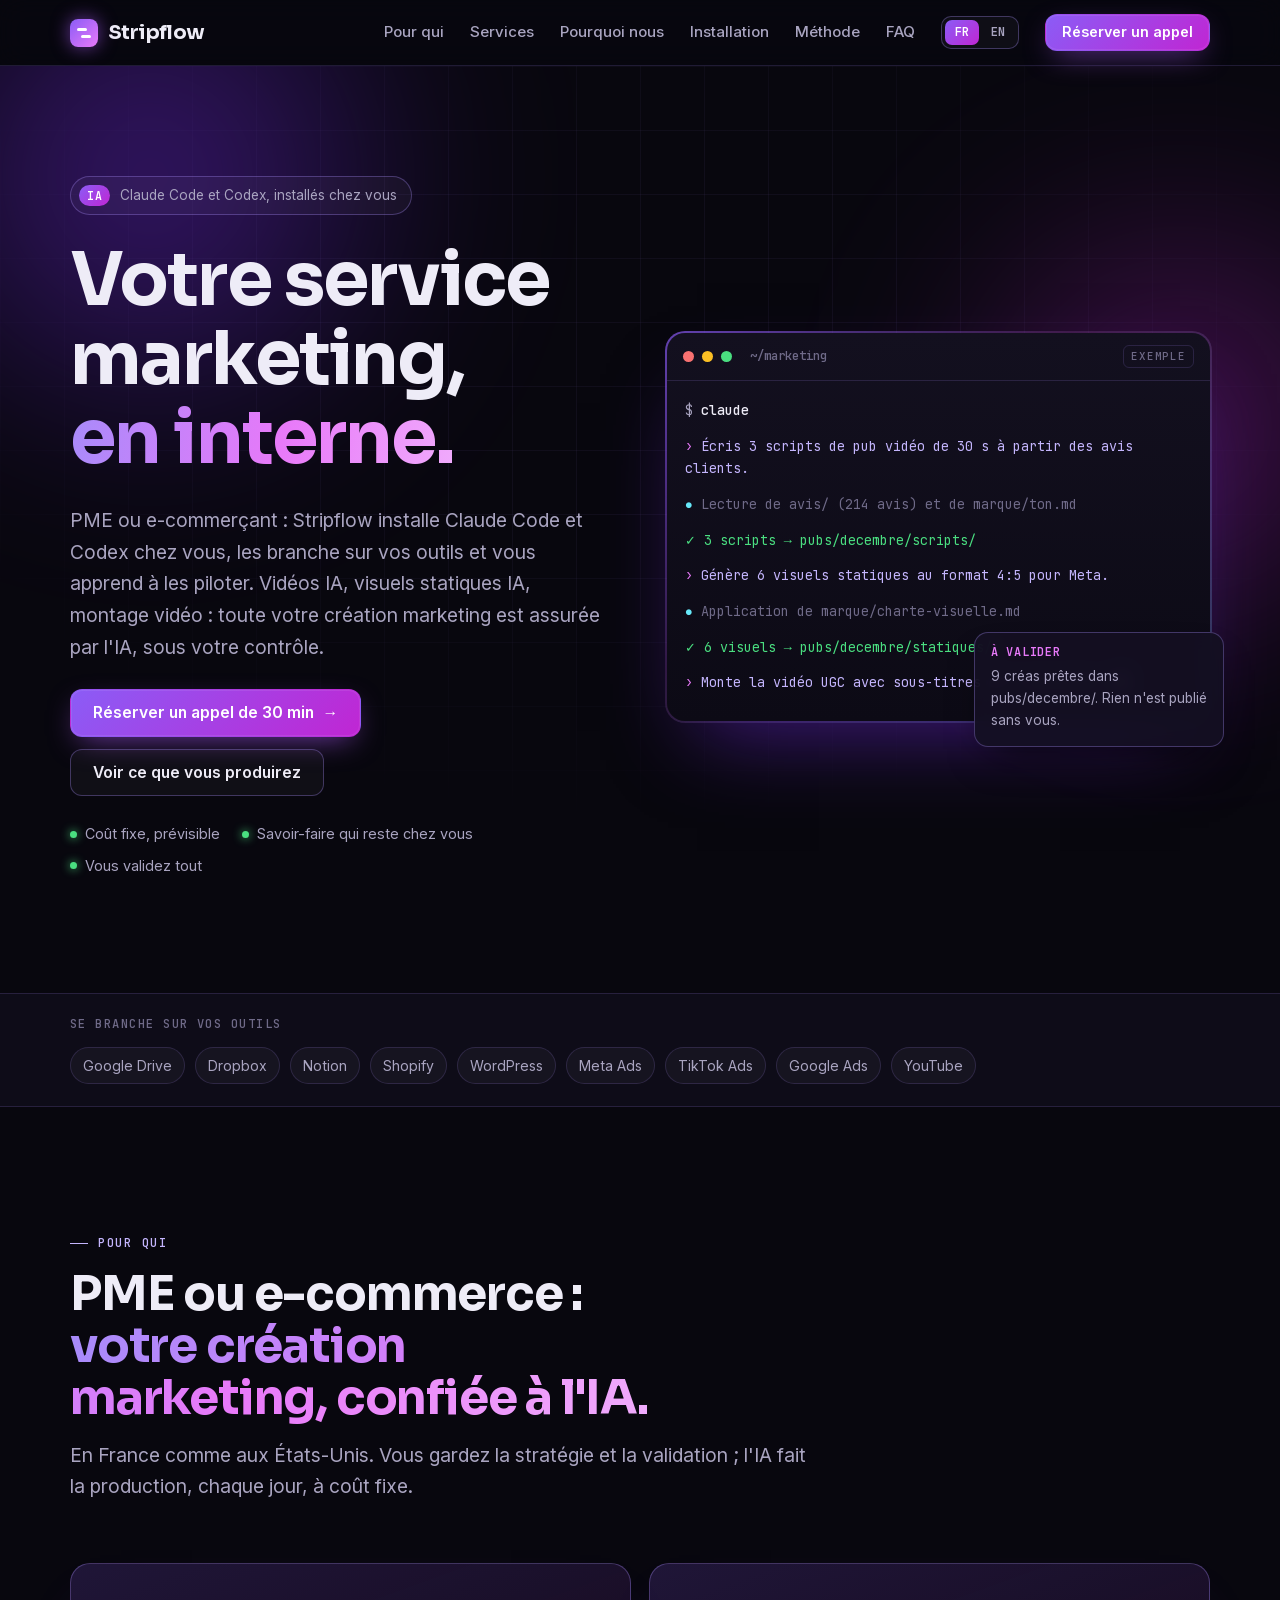
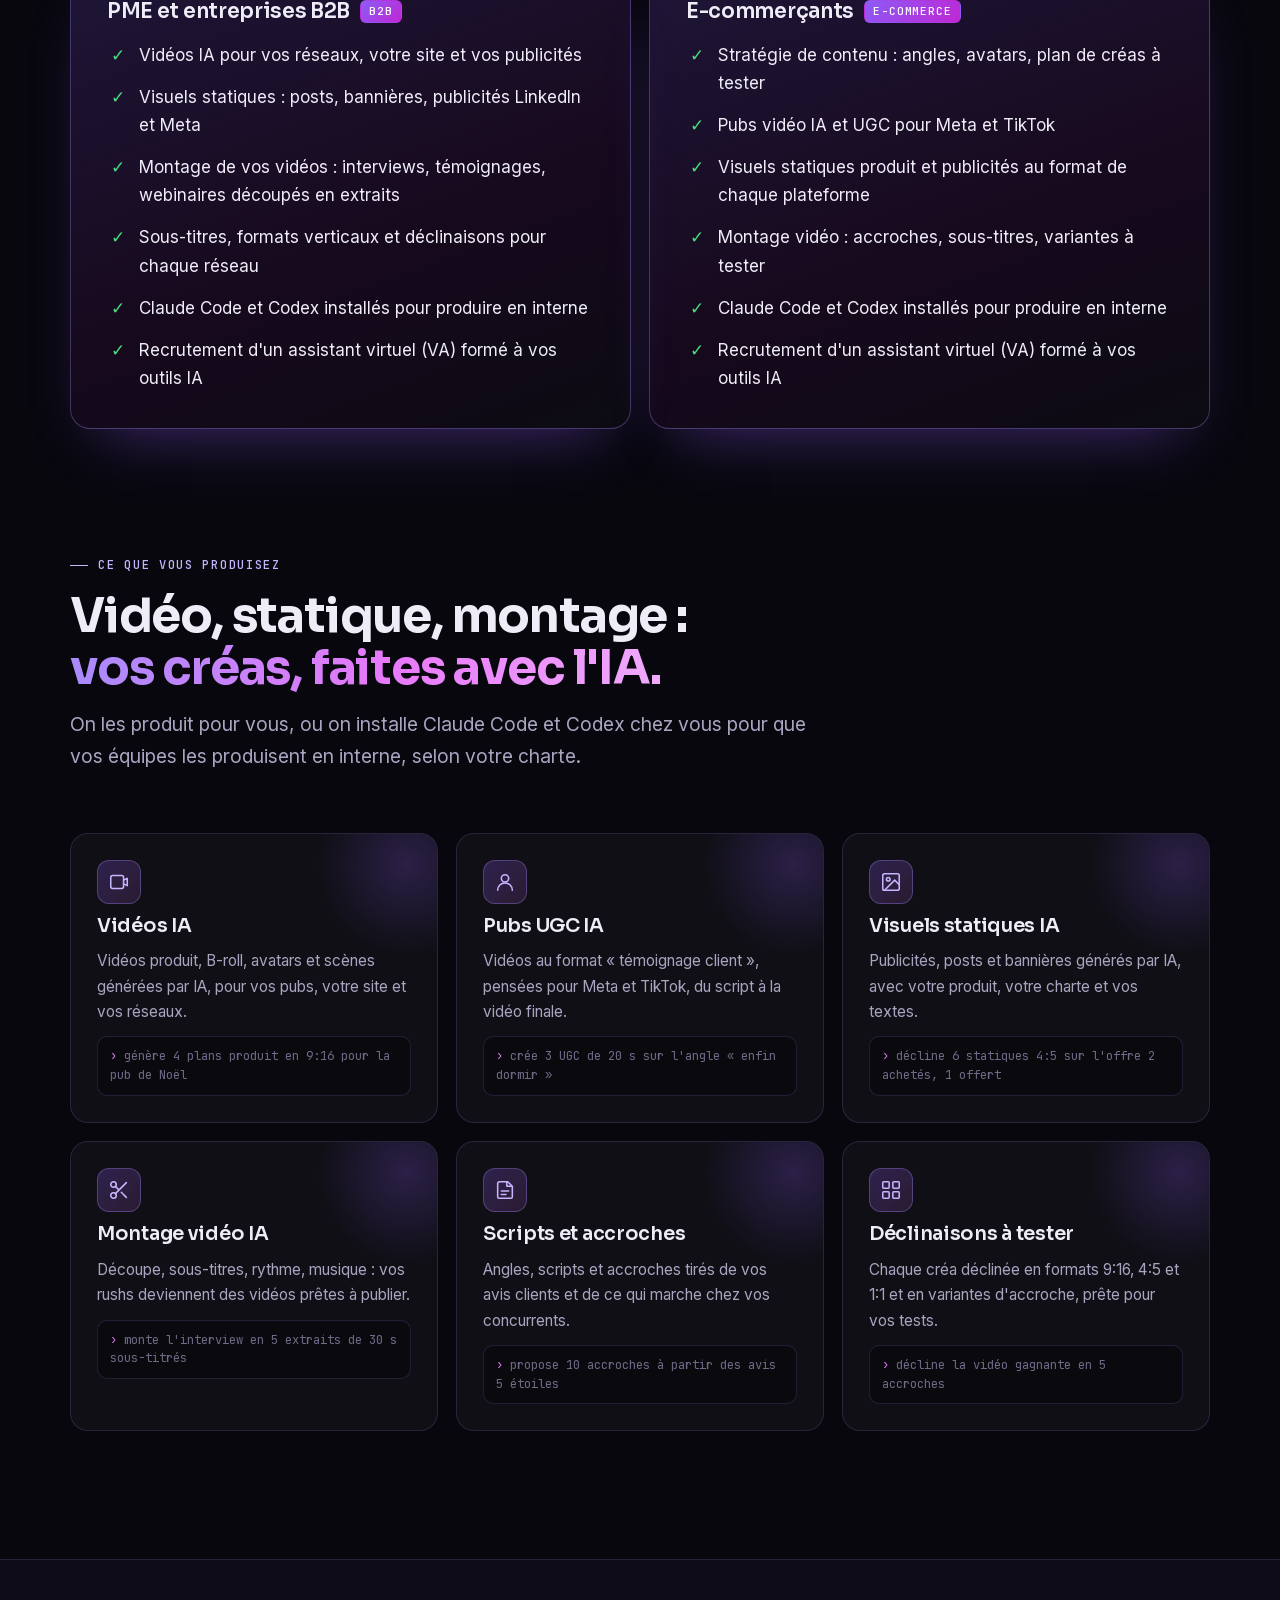
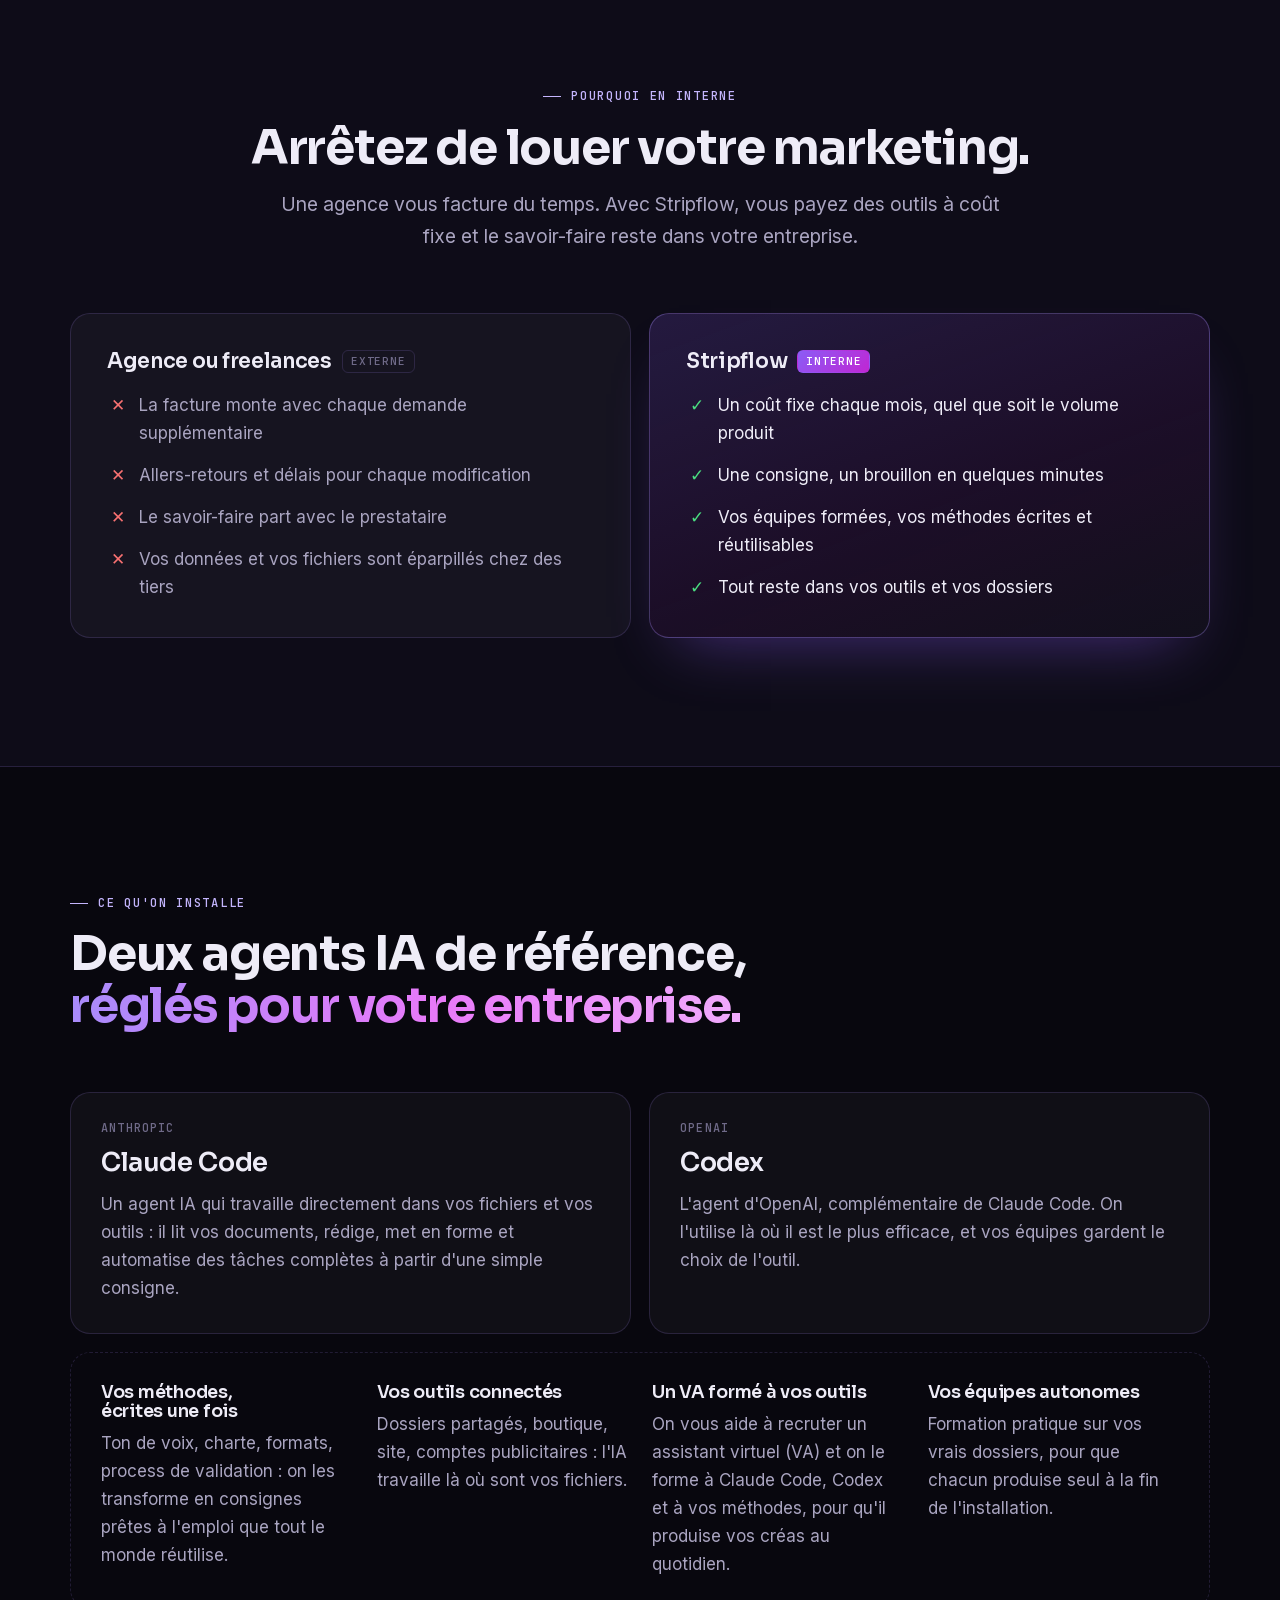
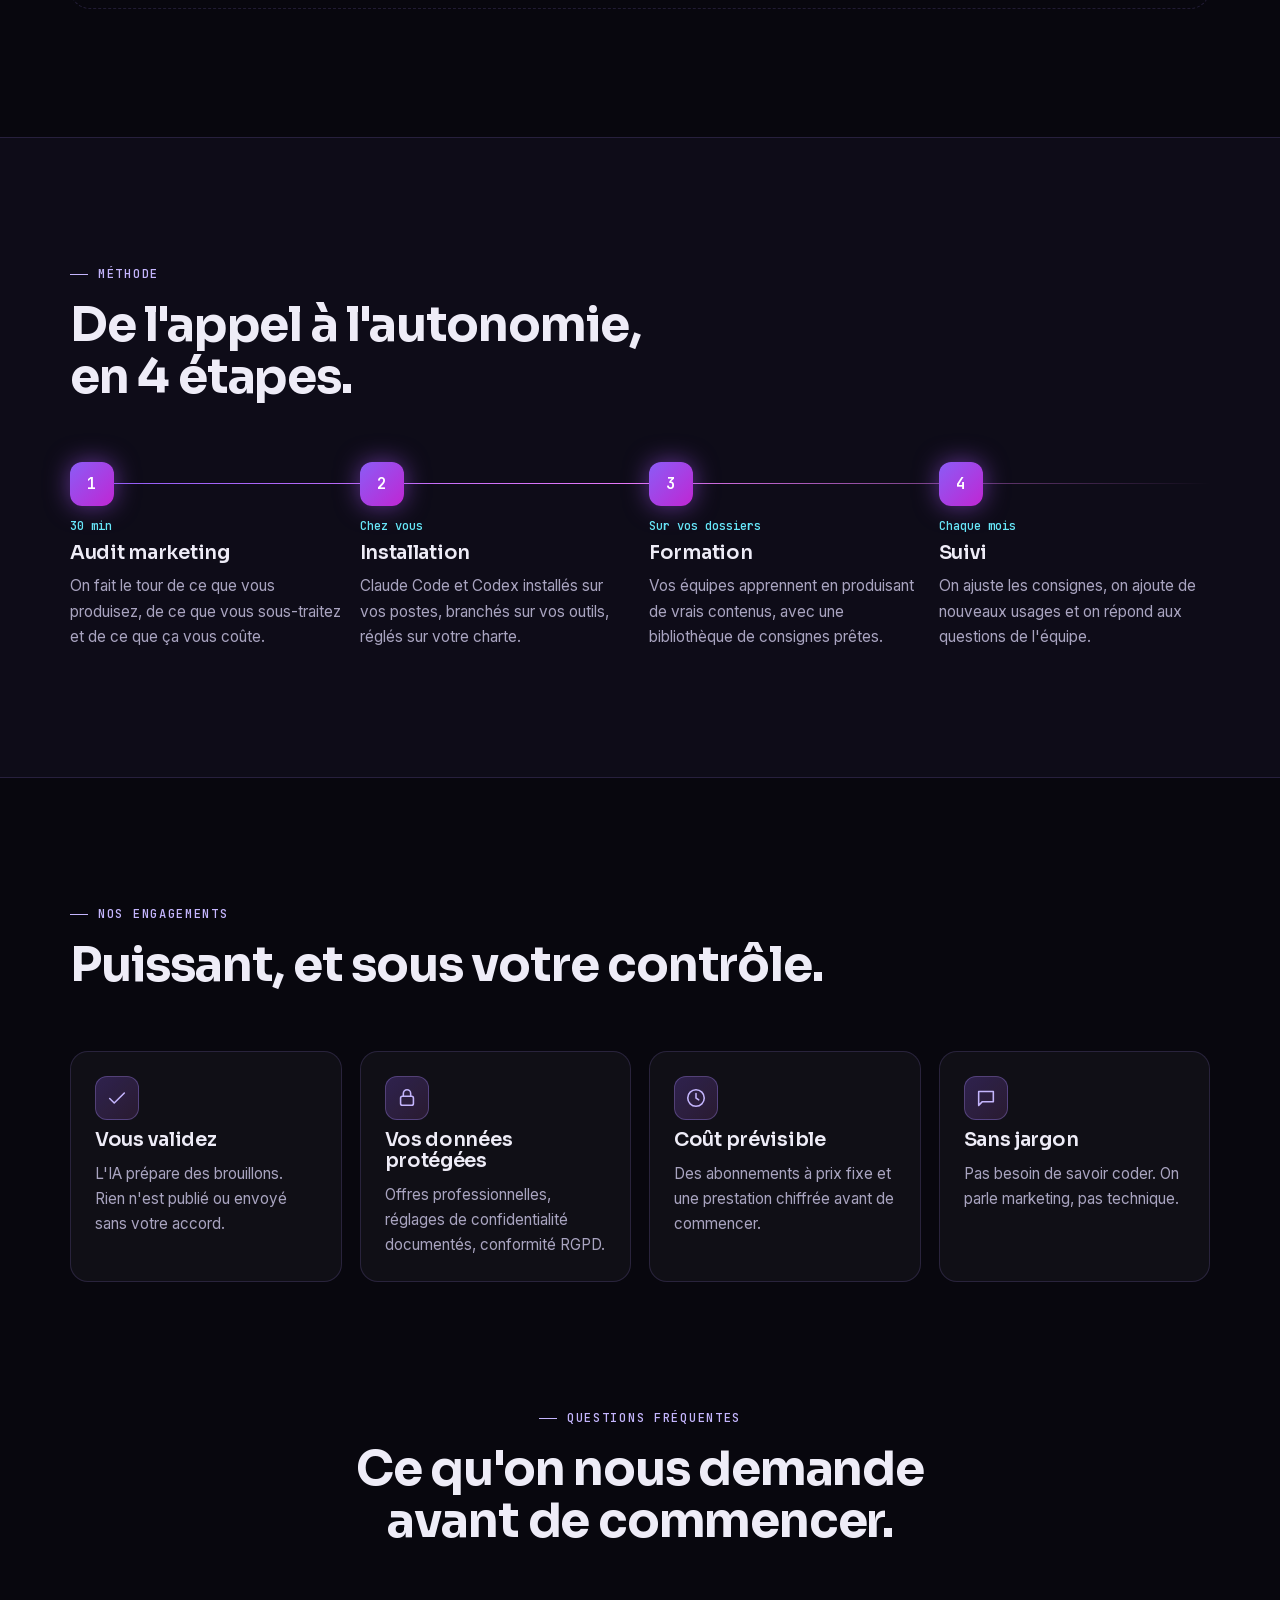
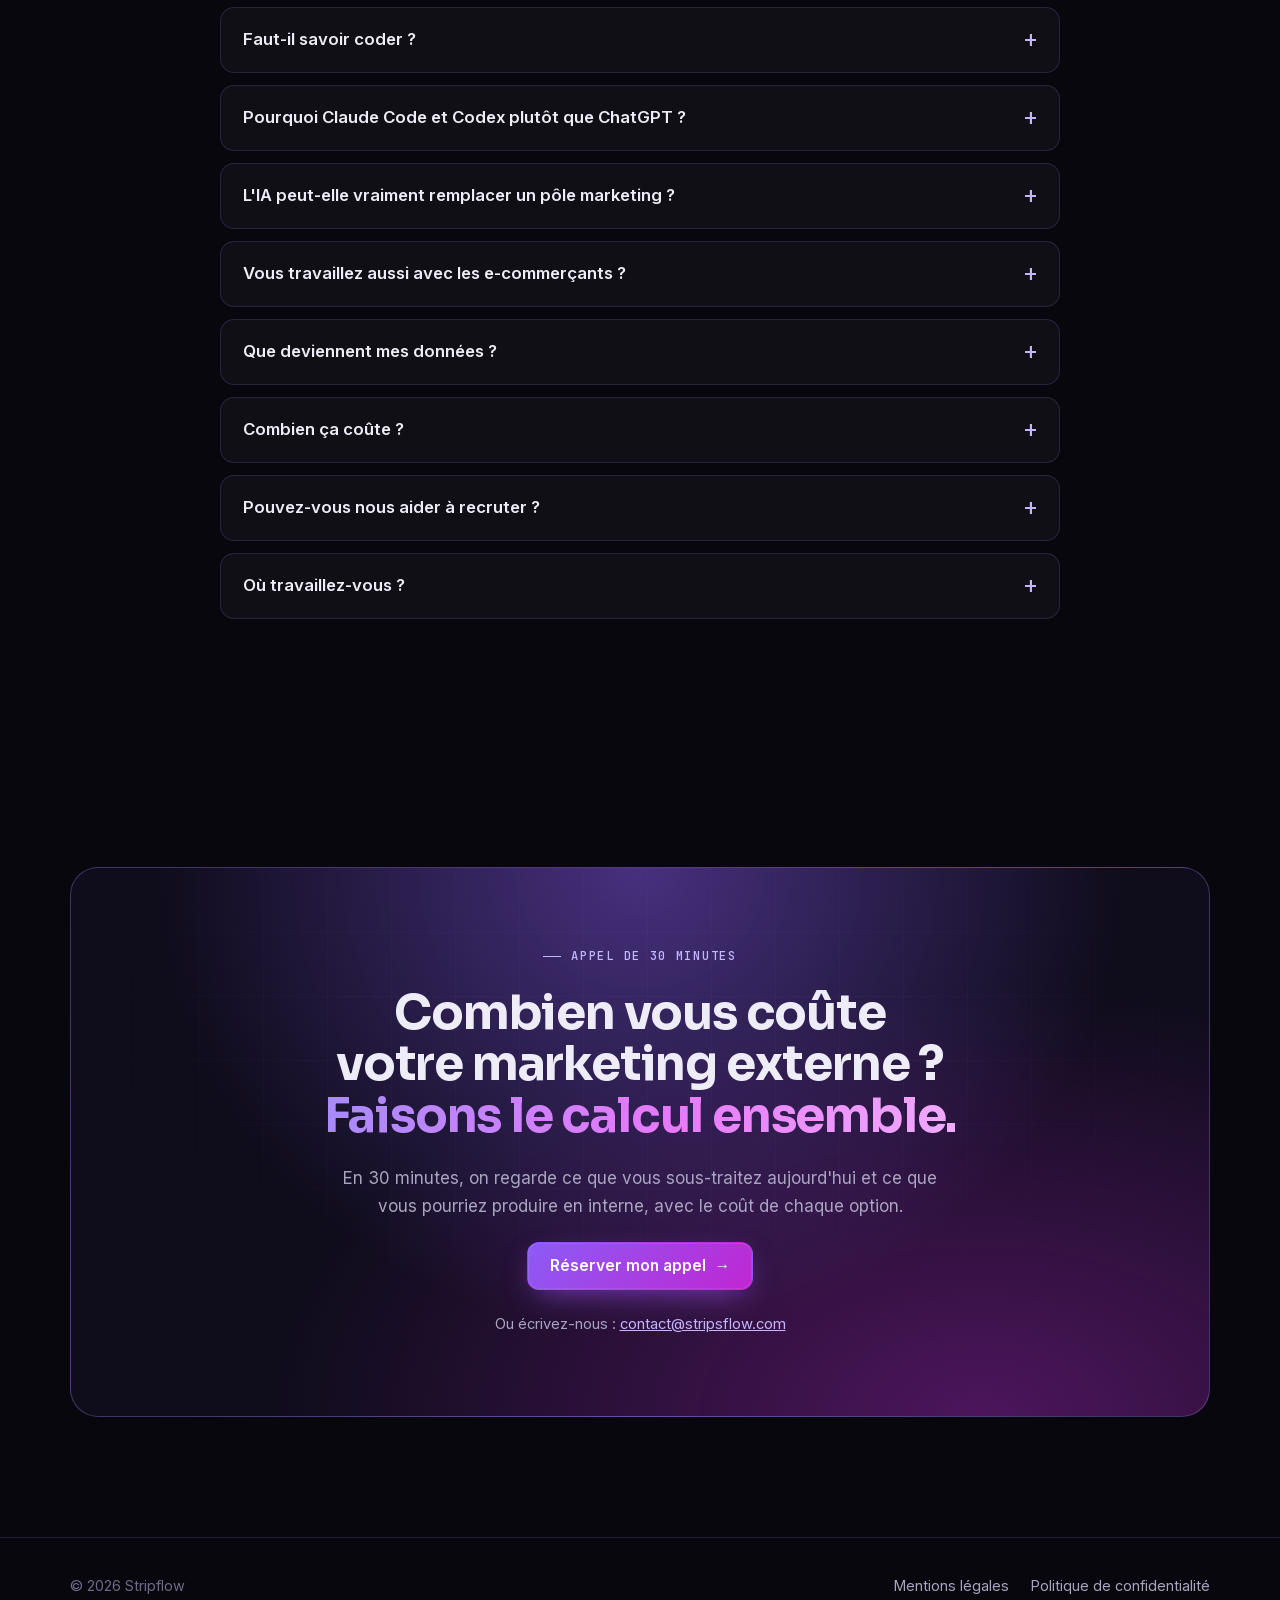
<file: index.html>
<!doctype html>
<html lang="fr">
<head>
<meta charset="utf-8">
<meta name="viewport" content="width=device-width, initial-scale=1, viewport-fit=cover">
<title>Stripflow · Votre marketing en interne avec Claude Code et Codex</title>
<meta name="description" content="Stripflow crée vos vidéos IA, vos visuels statiques IA et vos montages vidéo, et installe Claude Code et Codex chez les PME et les e-commerçants pour produire en interne.">
<meta property="og:title" content="Stripflow · Votre service marketing, en interne">
<meta property="og:description" content="Vidéos IA, statiques IA, montage vidéo : votre création marketing confiée à l'IA.">
<meta property="og:locale" content="fr_FR">
<link rel="alternate" hreflang="fr" href="https://www.stripsflow.com/">
<link rel="alternate" hreflang="en" href="https://www.stripsflow.com/en/">
<meta name="theme-color" content="#08070e">
<link rel="preload" href="fonts/Sora-latin-xMQ9uFFYT72X5wkB_18qmnndmSdSnh2BAfO5mnuyOo1lfiQwV6-xo6eeIw.woff2" as="font" type="font/woff2" crossorigin>
<link rel="stylesheet" href="fonts/fonts.css">
<link rel="stylesheet" href="styles.css">
</head>
<body>

<header class="site-header">
  <div class="wrap">
    <a class="logo" href="#top" aria-label="Stripflow, retour en haut"><span class="logo-mark" aria-hidden="true"></span>Stripflow</a>
    <nav class="nav" aria-label="Navigation principale">
      <a href="#pour-qui">Pour qui</a>
      <a href="#services">Services</a>
      <a href="#pourquoi">Pourquoi nous</a>
      <a href="#stack">Installation</a>
      <a href="#methode">Méthode</a>
      <a href="#faq">FAQ</a>
      <div class="lang-switch" role="group" aria-label="Langue"><a class="l" href="./" aria-current="true" lang="fr">FR</a><a class="l" href="en/" hreflang="en" lang="en">EN</a></div>
      <a class="btn btn-primary" href="https://calendly.com/j50-lefeuvre/30min" target="_blank" rel="noopener">Réserver un appel</a>
    </nav>
  </div>
</header>

<main id="top">

  <section class="hero">
    <div class="bg-glow" aria-hidden="true"></div>
    <div class="grid-bg" aria-hidden="true"></div>
    <div class="wrap">
      <div class="hero-copy">
        <span class="pill"><b>IA</b>Claude Code et Codex, installés chez vous</span>
        <h1>Votre service marketing, <span class="grad">en interne.</span></h1>
        <p class="lead">PME ou e-commerçant&nbsp;: Stripflow installe Claude Code et Codex chez vous, les branche sur vos outils et vous apprend à les piloter. Vidéos IA, visuels statiques IA, montage vidéo&nbsp;: toute votre création marketing est assurée par l'IA, sous votre contrôle.</p>
        <div class="hero-cta">
          <a class="btn btn-primary" href="https://calendly.com/j50-lefeuvre/30min" target="_blank" rel="noopener">Réserver un appel de 30 min <span class="arrow" aria-hidden="true">→</span></a>
          <a class="btn btn-ghost" href="#services">Voir ce que vous produirez</a>
        </div>
        <p class="hero-proof"><span>Coût fixe, prévisible</span><span>Savoir-faire qui reste chez vous</span><span>Vous validez tout</span></p>
      </div>

      <div class="term-wrap">
        <figure class="term" aria-label="Exemple illustratif d'une session de travail marketing avec Claude Code">
          <div class="term-bar"><i></i><i></i><i></i><span>~/marketing</span><em>Exemple</em></div>
          <div class="term-body">
            <div class="l cmd">$ <b>claude</b></div>
            <div class="l p">Écris 3 scripts de pub vidéo de 30 s à partir des avis clients.</div>
            <div class="l t">Lecture de avis/ (214 avis) et de marque/ton.md</div>
            <div class="l ok">3 scripts → pubs/decembre/scripts/</div>
            <div class="l p">Génère 6 visuels statiques au format 4:5 pour Meta.</div>
            <div class="l t">Application de marque/charte-visuelle.md</div>
            <div class="l ok">6 visuels → pubs/decembre/statiques/</div>
            <div class="l p">Monte la vidéo UGC avec sous-titres et 3 accroches. <span class="caret" aria-hidden="true"></span></div>
          </div>
        </figure>
        <div class="float-card"><b>À valider</b><span>9 créas prêtes dans pubs/decembre/. Rien n'est publié sans vous.</span></div>
      </div>
    </div>
  </section>

  <div class="tools" aria-label="Exemples d'outils connectables">
    <div class="wrap">
      <p>Se branche sur vos outils</p>
      <ul>
        <li>Google Drive</li><li>Dropbox</li><li>Notion</li><li>Shopify</li><li>WordPress</li><li>Meta Ads</li><li>TikTok Ads</li><li>Google Ads</li><li>YouTube</li>
      </ul>
    </div>
  </div>

  <section class="section" id="pour-qui" aria-labelledby="pourqui-t">
    <div class="wrap">
      <div class="section-head">
        <span class="eyebrow">Pour qui</span>
        <h2 id="pourqui-t">PME ou e-commerce&nbsp;: <span class="grad">votre création marketing, confiée à l'IA.</span></h2>
        <p class="lead">En France comme aux États-Unis. Vous gardez la stratégie et la validation&nbsp;; l'IA fait la production, chaque jour, à coût fixe.</p>
      </div>
      <div class="compare">
        <div class="col us">
          <h3>PME et entreprises B2B <span class="tag">B2B</span></h3>
          <ul>
            <li>Vidéos IA pour vos réseaux, votre site et vos publicités</li>
            <li>Visuels statiques&nbsp;: posts, bannières, publicités LinkedIn et Meta</li>
            <li>Montage de vos vidéos&nbsp;: interviews, témoignages, webinaires découpés en extraits</li>
            <li>Sous-titres, formats verticaux et déclinaisons pour chaque réseau</li>
            <li>Claude Code et Codex installés pour produire en interne</li>
            <li>Recrutement d'un assistant virtuel (VA) formé à vos outils IA</li>
          </ul>
        </div>
        <div class="col us">
          <h3>E-commerçants <span class="tag">E-commerce</span></h3>
          <ul>
            <li>Stratégie de contenu&nbsp;: angles, avatars, plan de créas à tester</li>
            <li>Pubs vidéo IA et UGC pour Meta et TikTok</li>
            <li>Visuels statiques produit et publicités au format de chaque plateforme</li>
            <li>Montage vidéo&nbsp;: accroches, sous-titres, variantes à tester</li>
            <li>Claude Code et Codex installés pour produire en interne</li>
            <li>Recrutement d'un assistant virtuel (VA) formé à vos outils IA</li>
          </ul>
        </div>
      </div>
    </div>
  </section>

  <section class="section" id="services" aria-labelledby="services-t" style="padding-top: 0;">
    <div class="wrap">
      <div class="section-head">
        <span class="eyebrow">Ce que vous produisez</span>
        <h2 id="services-t">Vidéo, statique, montage&nbsp;: <span class="grad">vos créas, faites avec l'IA.</span></h2>
        <p class="lead">On les produit pour vous, ou on installe Claude Code et Codex chez vous pour que vos équipes les produisent en interne, selon votre charte.</p>
      </div>
      <div class="cards">
        <article class="card">
          <span class="ic" aria-hidden="true"><svg viewBox="0 0 24 24"><rect x="3" y="5" width="14" height="14" rx="2"/><path d="M17 10l4-2v8l-4-2"/></svg></span>
          <h3>Vidéos IA</h3>
          <p>Vidéos produit, B-roll, avatars et scènes générées par IA, pour vos pubs, votre site et vos réseaux.</p>
          <code>génère 4 plans produit en 9:16 pour la pub de Noël</code>
        </article>
        <article class="card">
          <span class="ic" aria-hidden="true"><svg viewBox="0 0 24 24"><circle cx="12" cy="8" r="4"/><path d="M4 21a8 8 0 0 1 16 0"/></svg></span>
          <h3>Pubs UGC IA</h3>
          <p>Vidéos au format « témoignage client », pensées pour Meta et TikTok, du script à la vidéo finale.</p>
          <code>crée 3 UGC de 20 s sur l'angle « enfin dormir »</code>
        </article>
        <article class="card">
          <span class="ic" aria-hidden="true"><svg viewBox="0 0 24 24"><rect x="3" y="3" width="18" height="18" rx="2"/><circle cx="9" cy="9" r="2"/><path d="M21 15l-5-5L5 21"/></svg></span>
          <h3>Visuels statiques IA</h3>
          <p>Publicités, posts et bannières générés par IA, avec votre produit, votre charte et vos textes.</p>
          <code>décline 6 statiques 4:5 sur l'offre 2 achetés, 1 offert</code>
        </article>
        <article class="card">
          <span class="ic" aria-hidden="true"><svg viewBox="0 0 24 24"><circle cx="6" cy="6" r="3"/><circle cx="6" cy="18" r="3"/><path d="M20 4L8.1 15.9M14.5 14.5L20 20M8.1 8.1L12 12"/></svg></span>
          <h3>Montage vidéo IA</h3>
          <p>Découpe, sous-titres, rythme, musique&nbsp;: vos rushs deviennent des vidéos prêtes à publier.</p>
          <code>monte l'interview en 5 extraits de 30 s sous-titrés</code>
        </article>
        <article class="card">
          <span class="ic" aria-hidden="true"><svg viewBox="0 0 24 24"><path d="M4 19.5V5a2 2 0 0 1 2-2h9l5 5v11.5a1.5 1.5 0 0 1-1.5 1.5h-13A1.5 1.5 0 0 1 4 19.5z"/><path d="M14 3v5h5M8 13h8M8 17h5"/></svg></span>
          <h3>Scripts et accroches</h3>
          <p>Angles, scripts et accroches tirés de vos avis clients et de ce qui marche chez vos concurrents.</p>
          <code>propose 10 accroches à partir des avis 5 étoiles</code>
        </article>
        <article class="card">
          <span class="ic" aria-hidden="true"><svg viewBox="0 0 24 24"><rect x="3" y="3" width="7" height="7" rx="1"/><rect x="14" y="3" width="7" height="7" rx="1"/><rect x="3" y="14" width="7" height="7" rx="1"/><rect x="14" y="14" width="7" height="7" rx="1"/></svg></span>
          <h3>Déclinaisons à tester</h3>
          <p>Chaque créa déclinée en formats 9:16, 4:5 et 1:1 et en variantes d'accroche, prête pour vos tests.</p>
          <code>décline la vidéo gagnante en 5 accroches</code>
        </article>
      </div>
    </div>
  </section>

  <section class="section" id="pourquoi" aria-labelledby="pourquoi-t" style="background: var(--bg-2); border-block: 1px solid var(--line);">
    <div class="wrap">
      <div class="section-head center">
        <span class="eyebrow">Pourquoi en interne</span>
        <h2 id="pourquoi-t">Arrêtez de louer votre marketing.</h2>
        <p class="lead">Une agence vous facture du temps. Avec Stripflow, vous payez des outils à coût fixe et le savoir-faire reste dans votre entreprise.</p>
      </div>
      <div class="compare">
        <div class="col">
          <h3>Agence ou freelances <span class="tag">Externe</span></h3>
          <ul>
            <li>La facture monte avec chaque demande supplémentaire</li>
            <li>Allers-retours et délais pour chaque modification</li>
            <li>Le savoir-faire part avec le prestataire</li>
            <li>Vos données et vos fichiers sont éparpillés chez des tiers</li>
          </ul>
        </div>
        <div class="col us">
          <h3>Stripflow <span class="tag">Interne</span></h3>
          <ul>
            <li>Un coût fixe chaque mois, quel que soit le volume produit</li>
            <li>Une consigne, un brouillon en quelques minutes</li>
            <li>Vos équipes formées, vos méthodes écrites et réutilisables</li>
            <li>Tout reste dans vos outils et vos dossiers</li>
          </ul>
        </div>
      </div>
    </div>
  </section>

  <section class="section" id="stack" aria-labelledby="stack-t">
    <div class="wrap">
      <div class="section-head">
        <span class="eyebrow">Ce qu'on installe</span>
        <h2 id="stack-t">Deux agents IA de référence, <span class="grad">réglés pour votre entreprise.</span></h2>
      </div>
      <div class="stack">
        <article class="stack-item">
          <span class="who">Anthropic</span>
          <h3>Claude Code</h3>
          <p>Un agent IA qui travaille directement dans vos fichiers et vos outils&nbsp;: il lit vos documents, rédige, met en forme et automatise des tâches complètes à partir d'une simple consigne.</p>
        </article>
        <article class="stack-item">
          <span class="who">OpenAI</span>
          <h3>Codex</h3>
          <p>L'agent d'OpenAI, complémentaire de Claude Code. On l'utilise là où il est le plus efficace, et vos équipes gardent le choix de l'outil.</p>
        </article>
        <article class="stack-item wide">
          <div><h3>Vos méthodes, écrites une fois</h3><p>Ton de voix, charte, formats, process de validation&nbsp;: on les transforme en consignes prêtes à l'emploi que tout le monde réutilise.</p></div>
          <div><h3>Vos outils connectés</h3><p>Dossiers partagés, boutique, site, comptes publicitaires&nbsp;: l'IA travaille là où sont vos fichiers.</p></div>
          <div><h3>Un VA formé à vos outils</h3><p>On vous aide à recruter un assistant virtuel (VA) et on le forme à Claude Code, Codex et à vos méthodes, pour qu'il produise vos créas au quotidien.</p></div>
          <div><h3>Vos équipes autonomes</h3><p>Formation pratique sur vos vrais dossiers, pour que chacun produise seul à la fin de l'installation.</p></div>
        </article>
      </div>
    </div>
  </section>

  <section class="section" id="methode" aria-labelledby="methode-t" style="background: var(--bg-2); border-block: 1px solid var(--line);">
    <div class="wrap">
      <div class="section-head">
        <span class="eyebrow">Méthode</span>
        <h2 id="methode-t">De l'appel à l'autonomie, en 4 étapes.</h2>
      </div>
      <ol class="timeline">
        <li><span class="dur">30 min</span><h3>Audit marketing</h3><p>On fait le tour de ce que vous produisez, de ce que vous sous-traitez et de ce que ça vous coûte.</p></li>
        <li><span class="dur">Chez vous</span><h3>Installation</h3><p>Claude Code et Codex installés sur vos postes, branchés sur vos outils, réglés sur votre charte.</p></li>
        <li><span class="dur">Sur vos dossiers</span><h3>Formation</h3><p>Vos équipes apprennent en produisant de vrais contenus, avec une bibliothèque de consignes prêtes.</p></li>
        <li><span class="dur">Chaque mois</span><h3>Suivi</h3><p>On ajuste les consignes, on ajoute de nouveaux usages et on répond aux questions de l'équipe.</p></li>
      </ol>
    </div>
  </section>

  <section class="section" aria-labelledby="engagements-t">
    <div class="wrap">
      <div class="section-head">
        <span class="eyebrow">Nos engagements</span>
        <h2 id="engagements-t">Puissant, et sous votre contrôle.</h2>
      </div>
      <div class="promises">
        <div class="promise"><span class="ic" aria-hidden="true"><svg viewBox="0 0 24 24"><path d="M4 12.5l5 5L20 6.5"/></svg></span><h3>Vous validez</h3><p>L'IA prépare des brouillons. Rien n'est publié ou envoyé sans votre accord.</p></div>
        <div class="promise"><span class="ic" aria-hidden="true"><svg viewBox="0 0 24 24"><rect x="5" y="10" width="14" height="10" rx="2"/><path d="M8 10V7a4 4 0 0 1 8 0v3"/></svg></span><h3>Vos données protégées</h3><p>Offres professionnelles, réglages de confidentialité documentés, conformité RGPD.</p></div>
        <div class="promise"><span class="ic" aria-hidden="true"><svg viewBox="0 0 24 24"><circle cx="12" cy="12" r="9"/><path d="M12 7v5l3 2"/></svg></span><h3>Coût prévisible</h3><p>Des abonnements à prix fixe et une prestation chiffrée avant de commencer.</p></div>
        <div class="promise"><span class="ic" aria-hidden="true"><svg viewBox="0 0 24 24"><path d="M4 5h16v11H8l-4 4z"/></svg></span><h3>Sans jargon</h3><p>Pas besoin de savoir coder. On parle marketing, pas technique.</p></div>
      </div>
    </div>
  </section>

  <section class="section" id="faq" aria-labelledby="faq-t" style="padding-top: 0;">
    <div class="wrap">
      <div class="section-head center">
        <span class="eyebrow">Questions fréquentes</span>
        <h2 id="faq-t">Ce qu'on nous demande avant de commencer.</h2>
      </div>
      <div class="faq">
        <details><summary>Faut-il savoir coder&nbsp;?</summary><p>Non. Vos équipes donnent leurs consignes en français, comme à un collaborateur. On s'occupe de l'installation et des réglages techniques.</p></details>
        <details><summary>Pourquoi Claude Code et Codex plutôt que ChatGPT&nbsp;?</summary><p>Un chatbot répond dans une fenêtre et il faut tout copier-coller. Claude Code et Codex sont des agents&nbsp;: ils lisent vos fichiers, appliquent votre charte et produisent le travail fini directement dans vos dossiers et vos outils.</p></details>
        <details><summary>L'IA peut-elle vraiment remplacer un pôle marketing&nbsp;?</summary><p>Elle en assure la production&nbsp;: stratégie de contenu, scripts, vidéos, visuels, montages, déclinaisons. Vous, ou une seule personne de votre équipe, gardez la direction&nbsp;: vous fixez les objectifs, relisez et validez avant publication.</p></details>
        <details><summary>Vous travaillez aussi avec les e-commerçants&nbsp;?</summary><p>Oui. Boutiques Shopify ou autres&nbsp;: on branche l'IA sur votre boutique et vos comptes publicitaires, puis on produit avec vous vidéos, visuels et montages, ou on vous apprend à les faire en interne.</p></details>
        <details><summary>Que deviennent mes données&nbsp;?</summary><p>On utilise les offres professionnelles des éditeurs et on règle avec vous ce qui est partagé. Chaque réglage est documenté pour votre conformité au RGPD.</p></details>
        <details><summary>Combien ça coûte&nbsp;?</summary><p>Deux postes&nbsp;: les abonnements aux outils, à prix fixe chaque mois, et notre prestation d'installation et de suivi. Vous recevez un chiffrage précis après l'audit de 30 minutes, avant tout engagement.</p></details>
        <details><summary>Pouvez-vous nous aider à recruter&nbsp;?</summary><p>Oui. Si vous n'avez personne en interne pour piloter l'IA, on vous aide à recruter un assistant virtuel (VA), puis on le forme à Claude Code, Codex et à vos méthodes de création. Il produit vos vidéos, visuels et montages au quotidien, et vous validez.</p></details>
        <details><summary>Où travaillez-vous&nbsp;?</summary><p>En France et aux États-Unis. Installation, formation et suivi se font à distance, en visio, avec un accès sécurisé à vos postes.</p></details>
      </div>
    </div>
  </section>

  <section class="final" aria-labelledby="final-t">
    <div class="wrap">
      <div class="final-box">
        <div class="grid-bg" aria-hidden="true"></div>
        <span class="eyebrow">Appel de 30 minutes</span>
        <h2 id="final-t">Combien vous coûte votre marketing externe&nbsp;?<br><span class="grad">Faisons le calcul ensemble.</span></h2>
        <p>En 30 minutes, on regarde ce que vous sous-traitez aujourd'hui et ce que vous pourriez produire en interne, avec le coût de chaque option.</p>
        <a class="btn btn-primary" href="https://calendly.com/j50-lefeuvre/30min" target="_blank" rel="noopener">Réserver mon appel <span class="arrow" aria-hidden="true">→</span></a>
        <p class="alt">Ou écrivez-nous&nbsp;: <a href="mailto:contact@stripsflow.com">contact@stripsflow.com</a></p>
      </div>
    </div>
  </section>

</main>

<footer class="site-footer">
  <div class="wrap">
    <span>© 2026 Stripflow</span>
    <nav aria-label="Informations légales">
      <a href="mentions-legales.html">Mentions légales</a>
      <a href="confidentialite.html">Politique de confidentialité</a>
    </nav>
  </div>
</footer>

</body>
</html>
</file>
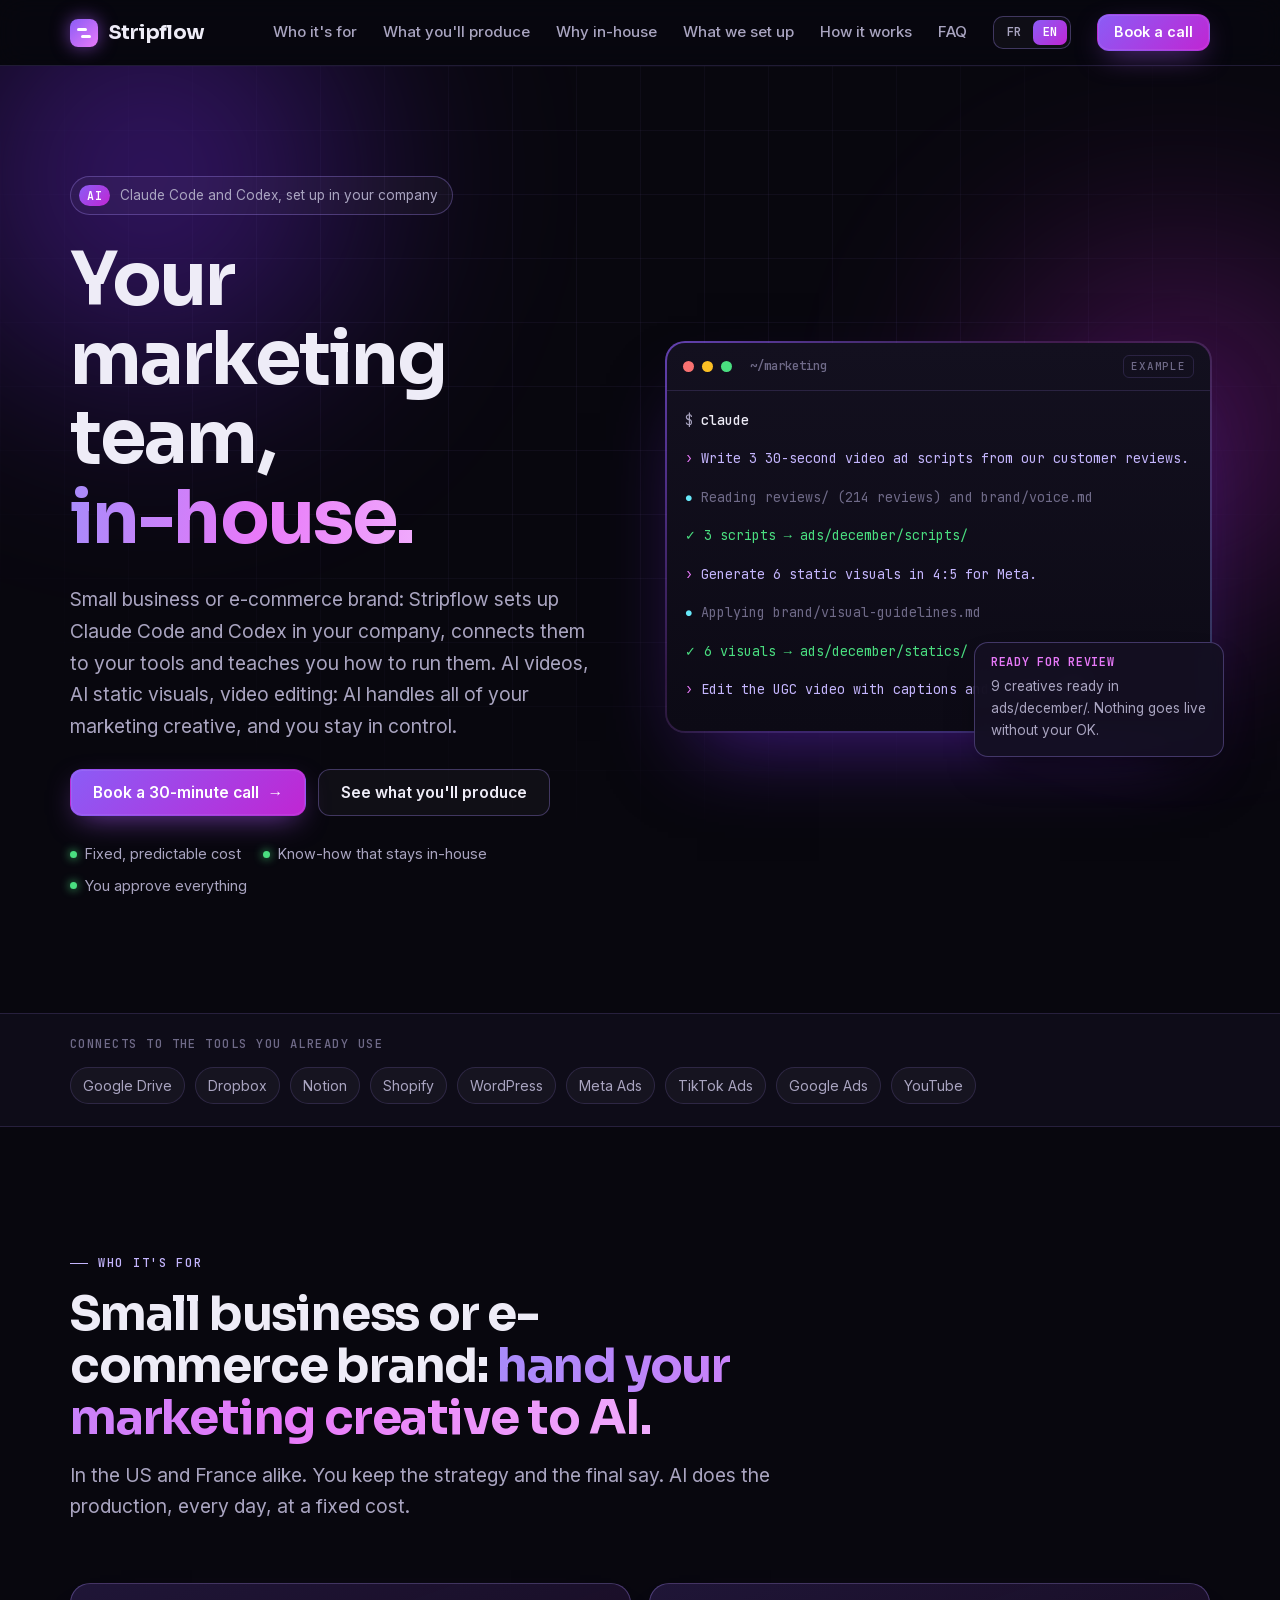
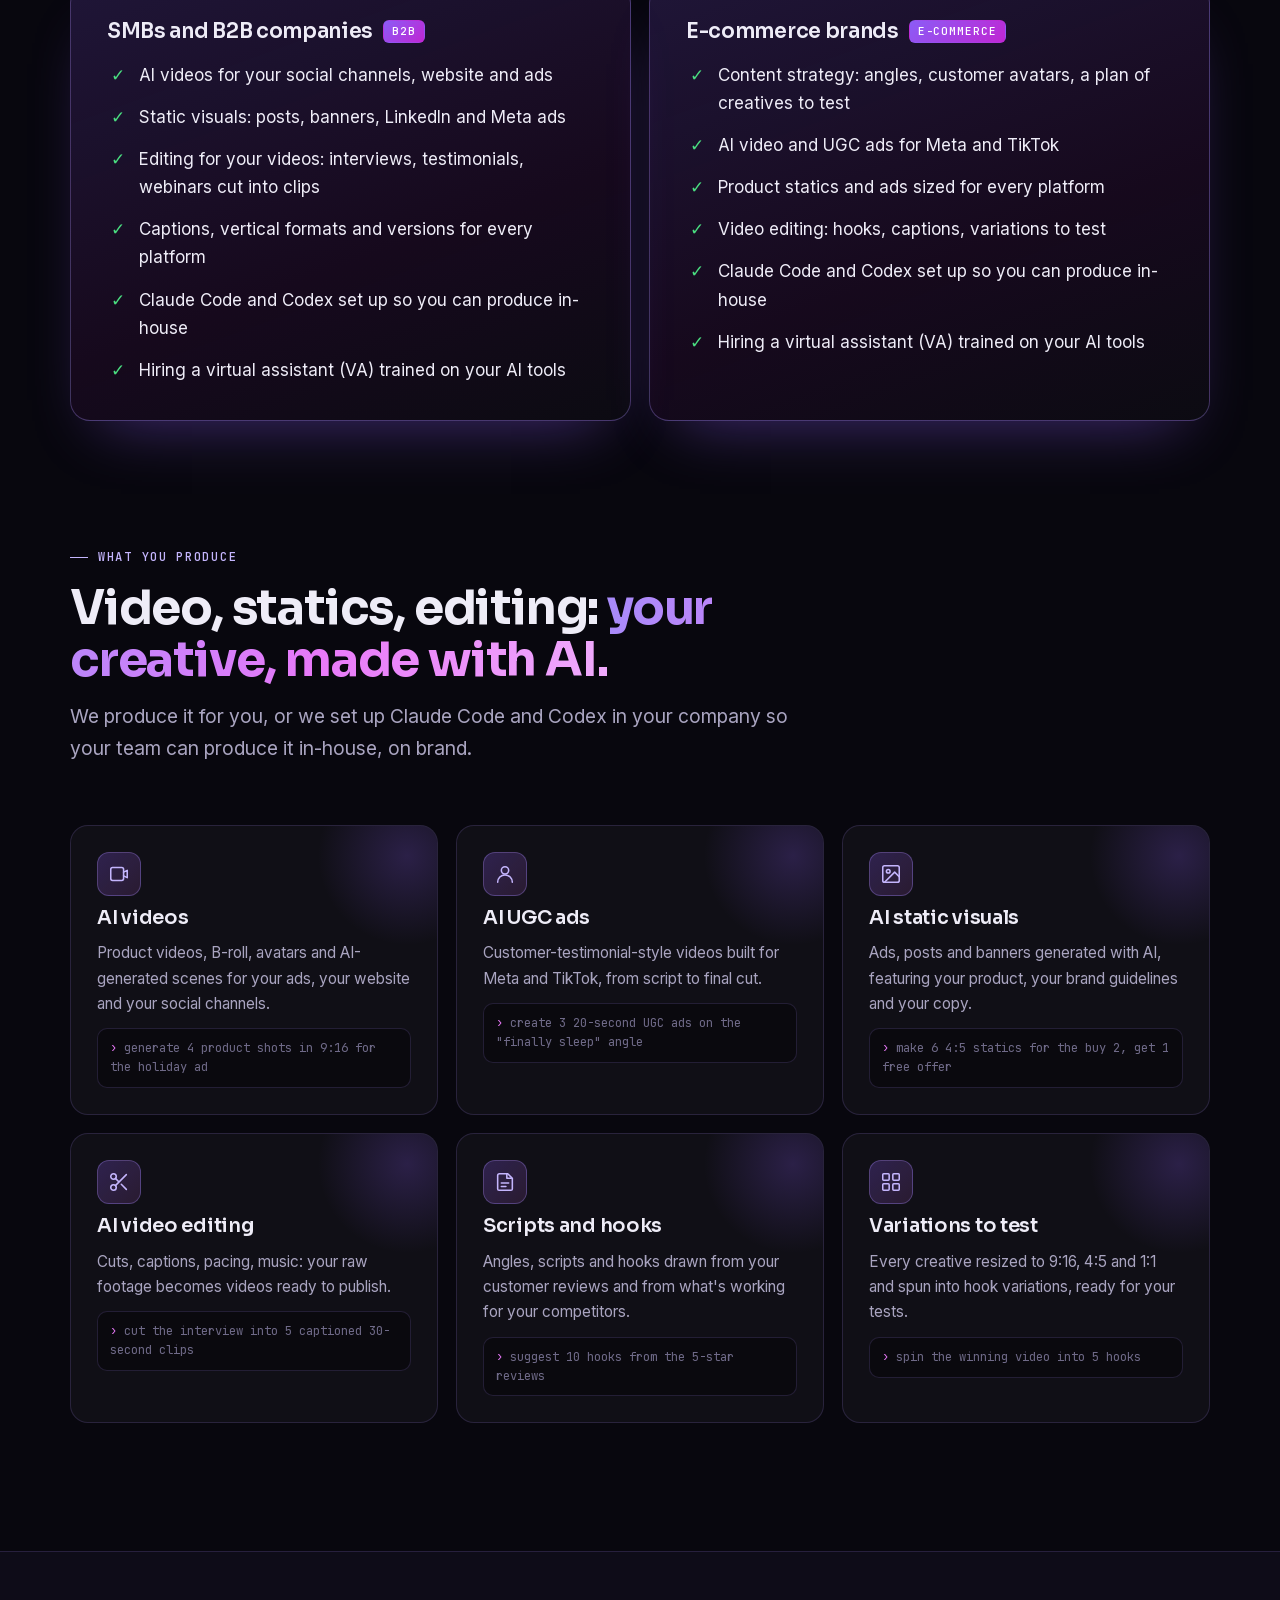
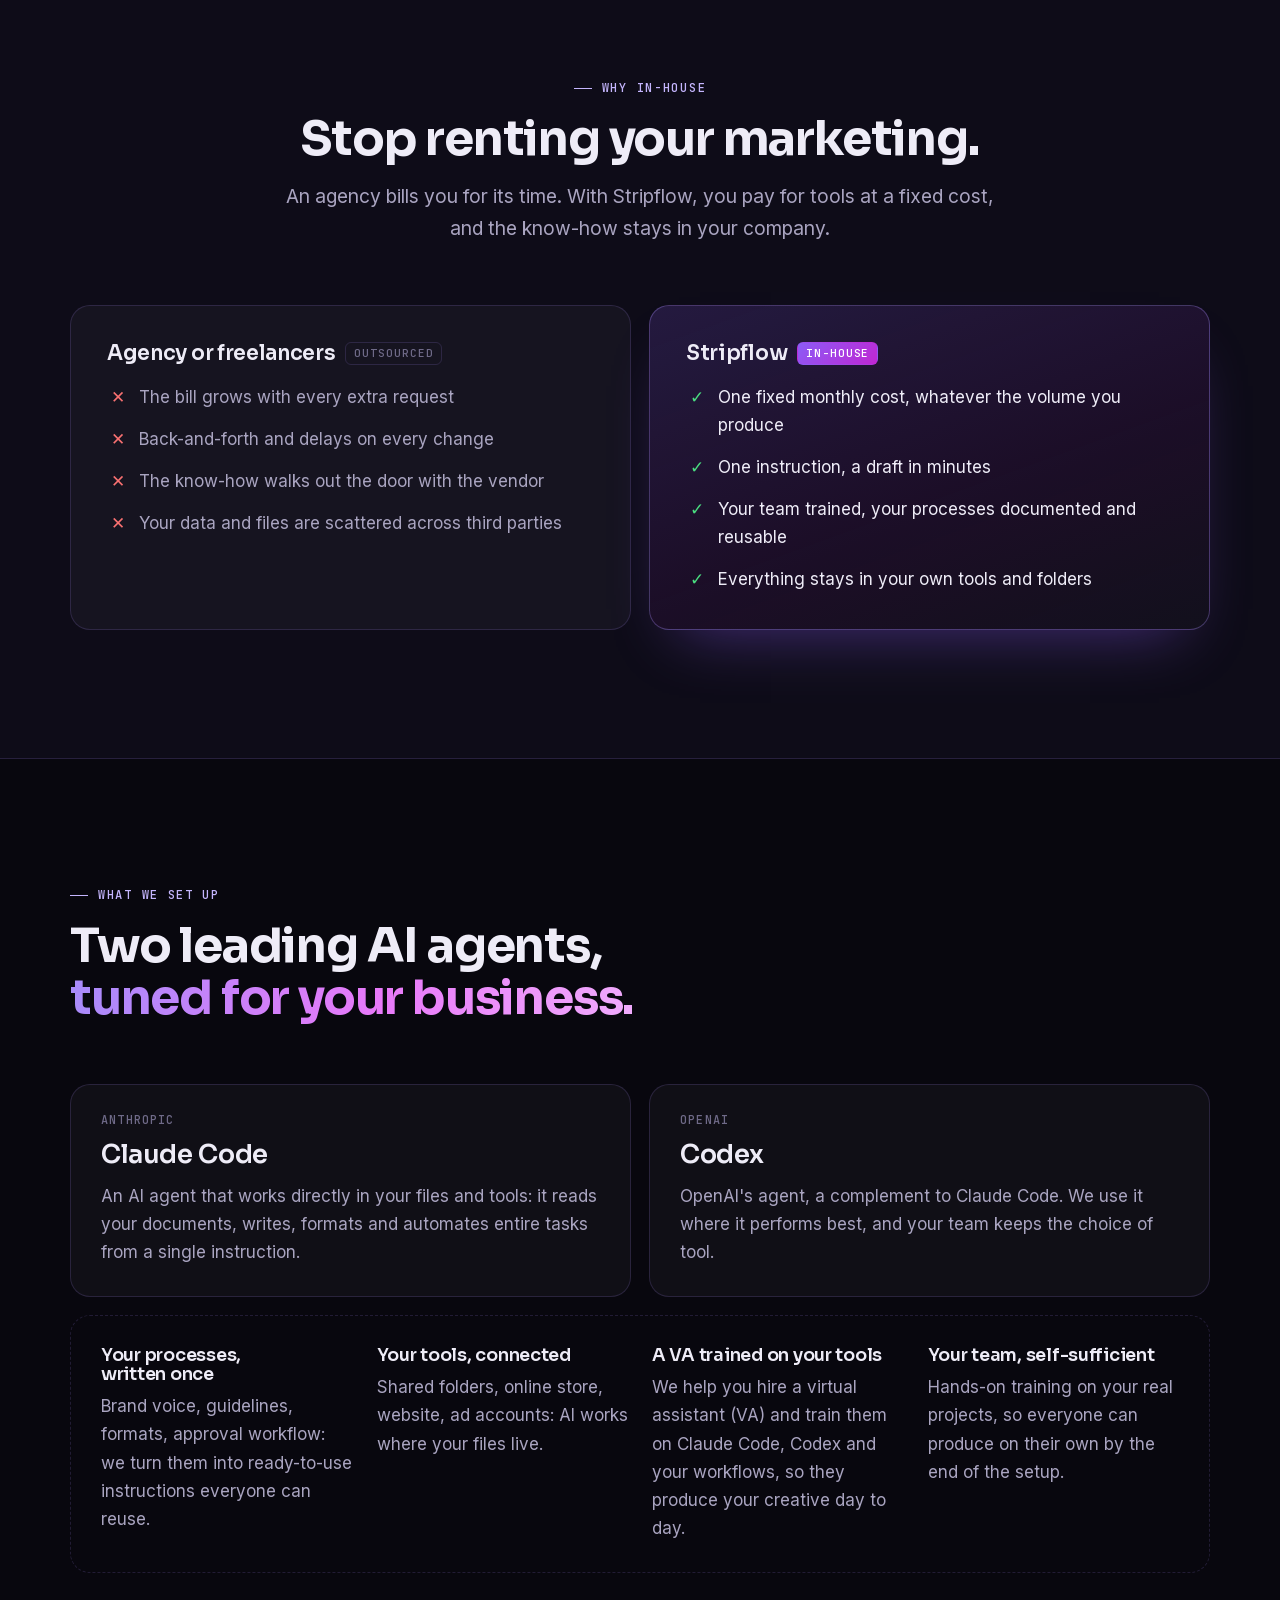
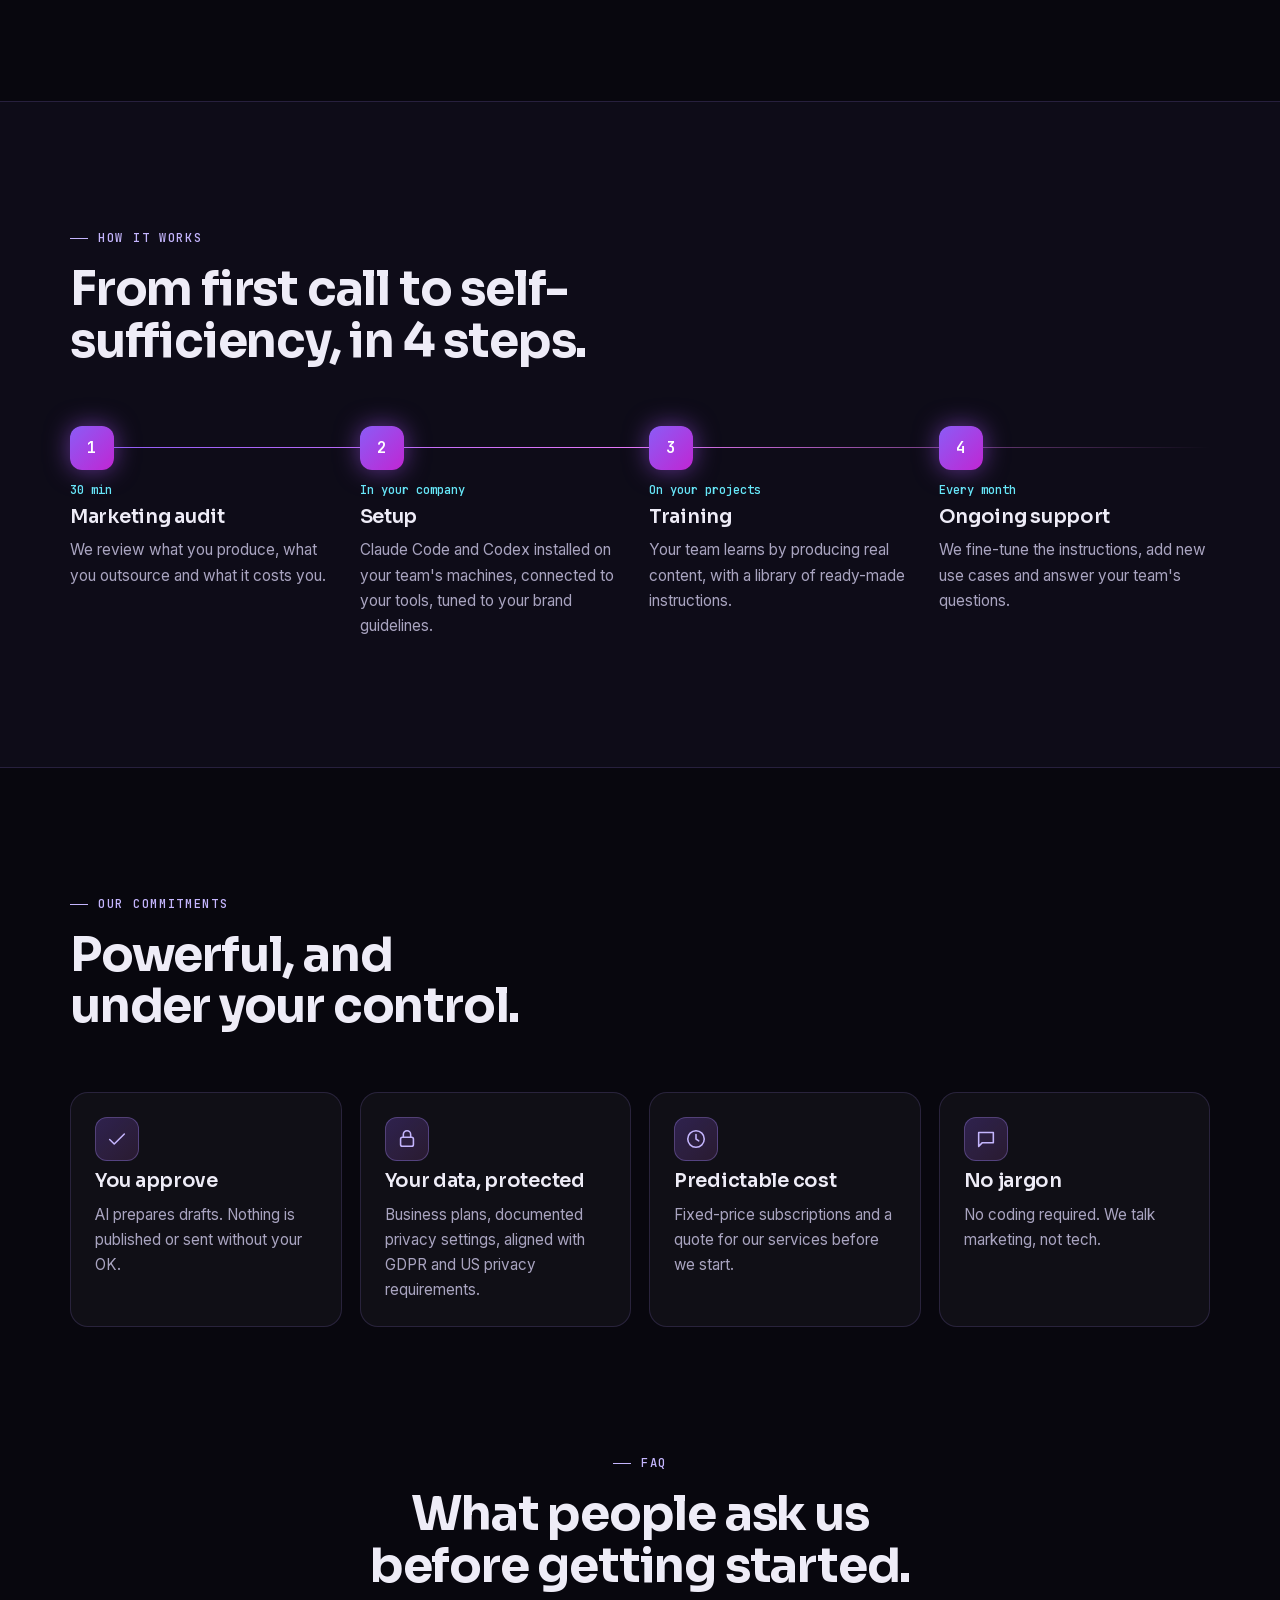
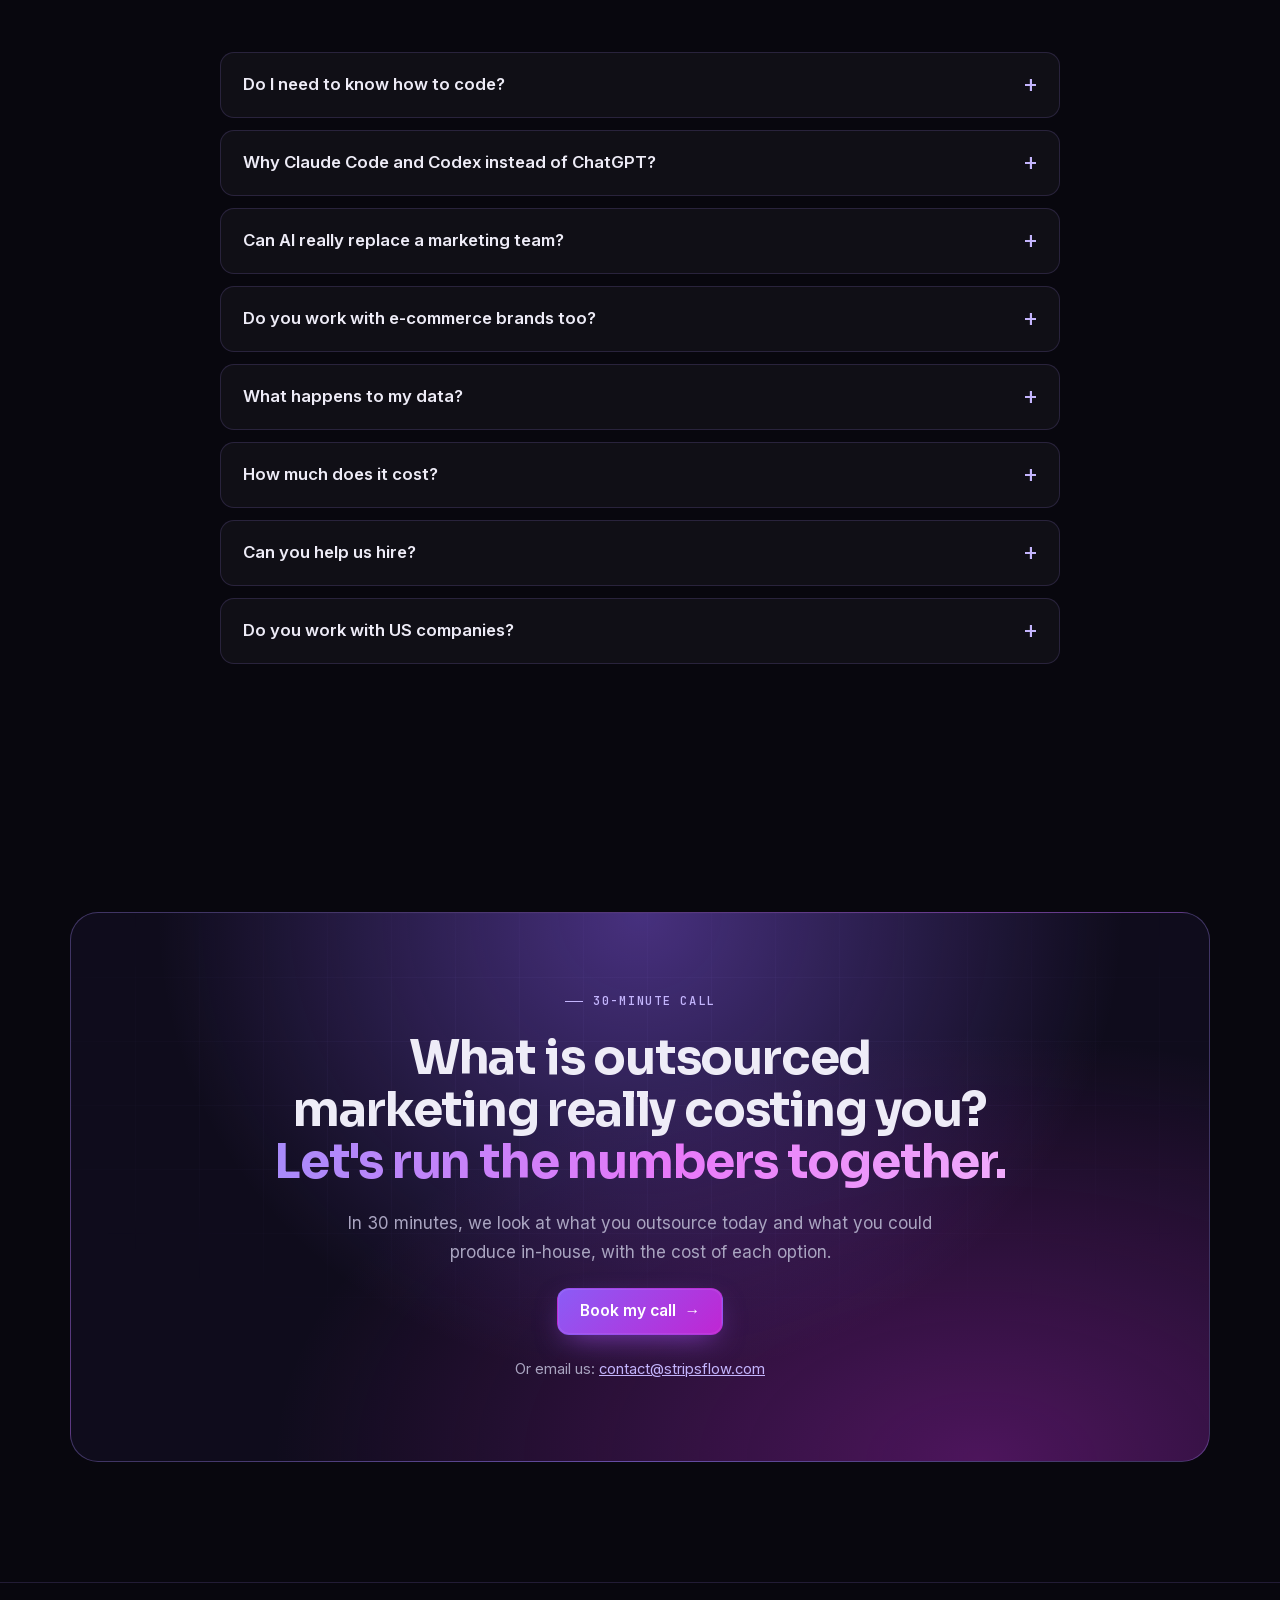
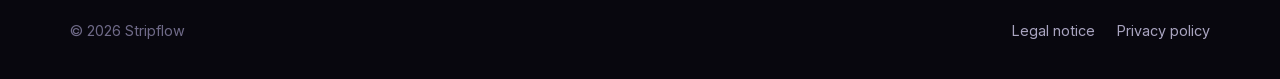
<file: en/index.html>
<!doctype html>
<html lang="en">
<head>
<meta charset="utf-8">
<meta name="viewport" content="width=device-width, initial-scale=1, viewport-fit=cover">
<title>Stripflow · Run your marketing in-house with Claude Code and Codex</title>
<meta name="description" content="Stripflow creates your AI videos, AI static visuals and video edits, and sets up Claude Code and Codex for small and mid-sized businesses and e-commerce brands so they can produce in-house.">
<meta property="og:title" content="Stripflow · Your marketing team, in-house">
<meta property="og:description" content="AI videos, AI statics, video editing: hand your marketing creative to AI.">
<meta property="og:locale" content="en_US">
<meta name="theme-color" content="#08070e">
<link rel="alternate" hreflang="fr" href="https://www.stripsflow.com/">
<link rel="alternate" hreflang="en" href="https://www.stripsflow.com/en/">
<link rel="preload" href="../fonts/Sora-latin-xMQ9uFFYT72X5wkB_18qmnndmSdSnh2BAfO5mnuyOo1lfiQwV6-xo6eeIw.woff2" as="font" type="font/woff2" crossorigin>
<link rel="stylesheet" href="../fonts/fonts.css">
<link rel="stylesheet" href="../styles.css">
</head>
<body>

<header class="site-header">
  <div class="wrap">
    <a class="logo" href="#top" aria-label="Stripflow, back to top"><span class="logo-mark" aria-hidden="true"></span>Stripflow</a>
    <nav class="nav" aria-label="Main navigation">
      <a href="#pour-qui">Who it's for</a>
      <a href="#services">What you'll produce</a>
      <a href="#pourquoi">Why in-house</a>
      <a href="#stack">What we set up</a>
      <a href="#methode">How it works</a>
      <a href="#faq">FAQ</a>
      <div class="lang-switch" role="group" aria-label="Language"><a class="l" href="../" hreflang="fr" lang="fr">FR</a><a class="l" href="./" aria-current="true" lang="en">EN</a></div>
      <a class="btn btn-primary" href="https://calendly.com/j50-lefeuvre/30min" target="_blank" rel="noopener">Book a call</a>
    </nav>
  </div>
</header>

<main id="top">

  <section class="hero">
    <div class="bg-glow" aria-hidden="true"></div>
    <div class="grid-bg" aria-hidden="true"></div>
    <div class="wrap">
      <div class="hero-copy">
        <span class="pill"><b>AI</b>Claude Code and Codex, set up in your company</span>
        <h1>Your marketing team, <span class="grad">in-house.</span></h1>
        <p class="lead">Small business or e-commerce brand: Stripflow sets up Claude Code and Codex in your company, connects them to your tools and teaches you how to run them. AI videos, AI static visuals, video editing: AI handles all of your marketing creative, and you stay in control.</p>
        <div class="hero-cta">
          <a class="btn btn-primary" href="https://calendly.com/j50-lefeuvre/30min" target="_blank" rel="noopener">Book a 30-minute call <span class="arrow" aria-hidden="true">→</span></a>
          <a class="btn btn-ghost" href="#services">See what you'll produce</a>
        </div>
        <p class="hero-proof"><span>Fixed, predictable cost</span><span>Know-how that stays in-house</span><span>You approve everything</span></p>
      </div>

      <div class="term-wrap">
        <figure class="term" aria-label="Illustrative example of a marketing work session with Claude Code">
          <div class="term-bar"><i></i><i></i><i></i><span>~/marketing</span><em>Example</em></div>
          <div class="term-body">
            <div class="l cmd">$ <b>claude</b></div>
            <div class="l p">Write 3 30-second video ad scripts from our customer reviews.</div>
            <div class="l t">Reading reviews/ (214 reviews) and brand/voice.md</div>
            <div class="l ok">3 scripts → ads/december/scripts/</div>
            <div class="l p">Generate 6 static visuals in 4:5 for Meta.</div>
            <div class="l t">Applying brand/visual-guidelines.md</div>
            <div class="l ok">6 visuals → ads/december/statics/</div>
            <div class="l p">Edit the UGC video with captions and 3 hooks. <span class="caret" aria-hidden="true"></span></div>
          </div>
        </figure>
        <div class="float-card"><b>Ready for review</b><span>9 creatives ready in ads/december/. Nothing goes live without your OK.</span></div>
      </div>
    </div>
  </section>

  <div class="tools" aria-label="Examples of tools we can connect">
    <div class="wrap">
      <p>Connects to the tools you already use</p>
      <ul>
        <li>Google Drive</li><li>Dropbox</li><li>Notion</li><li>Shopify</li><li>WordPress</li><li>Meta Ads</li><li>TikTok Ads</li><li>Google Ads</li><li>YouTube</li>
      </ul>
    </div>
  </div>

  <section class="section" id="pour-qui" aria-labelledby="pourqui-t">
    <div class="wrap">
      <div class="section-head">
        <span class="eyebrow">Who it's for</span>
        <h2 id="pourqui-t">Small business or e-commerce brand: <span class="grad">hand your marketing creative to AI.</span></h2>
        <p class="lead">In the US and France alike. You keep the strategy and the final say. AI does the production, every day, at a fixed cost.</p>
      </div>
      <div class="compare">
        <div class="col us">
          <h3>SMBs and B2B companies <span class="tag">B2B</span></h3>
          <ul>
            <li>AI videos for your social channels, website and ads</li>
            <li>Static visuals: posts, banners, LinkedIn and Meta ads</li>
            <li>Editing for your videos: interviews, testimonials, webinars cut into clips</li>
            <li>Captions, vertical formats and versions for every platform</li>
            <li>Claude Code and Codex set up so you can produce in-house</li>
            <li>Hiring a virtual assistant (VA) trained on your AI tools</li>
          </ul>
        </div>
        <div class="col us">
          <h3>E-commerce brands <span class="tag">E-commerce</span></h3>
          <ul>
            <li>Content strategy: angles, customer avatars, a plan of creatives to test</li>
            <li>AI video and UGC ads for Meta and TikTok</li>
            <li>Product statics and ads sized for every platform</li>
            <li>Video editing: hooks, captions, variations to test</li>
            <li>Claude Code and Codex set up so you can produce in-house</li>
            <li>Hiring a virtual assistant (VA) trained on your AI tools</li>
          </ul>
        </div>
      </div>
    </div>
  </section>

  <section class="section" id="services" aria-labelledby="services-t" style="padding-top: 0;">
    <div class="wrap">
      <div class="section-head">
        <span class="eyebrow">What you produce</span>
        <h2 id="services-t">Video, statics, editing: <span class="grad">your creative, made with AI.</span></h2>
        <p class="lead">We produce it for you, or we set up Claude Code and Codex in your company so your team can produce it in-house, on brand.</p>
      </div>
      <div class="cards">
        <article class="card">
          <span class="ic" aria-hidden="true"><svg viewBox="0 0 24 24"><rect x="3" y="5" width="14" height="14" rx="2"/><path d="M17 10l4-2v8l-4-2"/></svg></span>
          <h3>AI videos</h3>
          <p>Product videos, B-roll, avatars and AI-generated scenes for your ads, your website and your social channels.</p>
          <code>generate 4 product shots in 9:16 for the holiday ad</code>
        </article>
        <article class="card">
          <span class="ic" aria-hidden="true"><svg viewBox="0 0 24 24"><circle cx="12" cy="8" r="4"/><path d="M4 21a8 8 0 0 1 16 0"/></svg></span>
          <h3>AI UGC ads</h3>
          <p>Customer-testimonial-style videos built for Meta and TikTok, from script to final cut.</p>
          <code>create 3 20-second UGC ads on the "finally sleep" angle</code>
        </article>
        <article class="card">
          <span class="ic" aria-hidden="true"><svg viewBox="0 0 24 24"><rect x="3" y="3" width="18" height="18" rx="2"/><circle cx="9" cy="9" r="2"/><path d="M21 15l-5-5L5 21"/></svg></span>
          <h3>AI static visuals</h3>
          <p>Ads, posts and banners generated with AI, featuring your product, your brand guidelines and your copy.</p>
          <code>make 6 4:5 statics for the buy 2, get 1 free offer</code>
        </article>
        <article class="card">
          <span class="ic" aria-hidden="true"><svg viewBox="0 0 24 24"><circle cx="6" cy="6" r="3"/><circle cx="6" cy="18" r="3"/><path d="M20 4L8.1 15.9M14.5 14.5L20 20M8.1 8.1L12 12"/></svg></span>
          <h3>AI video editing</h3>
          <p>Cuts, captions, pacing, music: your raw footage becomes videos ready to publish.</p>
          <code>cut the interview into 5 captioned 30-second clips</code>
        </article>
        <article class="card">
          <span class="ic" aria-hidden="true"><svg viewBox="0 0 24 24"><path d="M4 19.5V5a2 2 0 0 1 2-2h9l5 5v11.5a1.5 1.5 0 0 1-1.5 1.5h-13A1.5 1.5 0 0 1 4 19.5z"/><path d="M14 3v5h5M8 13h8M8 17h5"/></svg></span>
          <h3>Scripts and hooks</h3>
          <p>Angles, scripts and hooks drawn from your customer reviews and from what's working for your competitors.</p>
          <code>suggest 10 hooks from the 5-star reviews</code>
        </article>
        <article class="card">
          <span class="ic" aria-hidden="true"><svg viewBox="0 0 24 24"><rect x="3" y="3" width="7" height="7" rx="1"/><rect x="14" y="3" width="7" height="7" rx="1"/><rect x="3" y="14" width="7" height="7" rx="1"/><rect x="14" y="14" width="7" height="7" rx="1"/></svg></span>
          <h3>Variations to test</h3>
          <p>Every creative resized to 9:16, 4:5 and 1:1 and spun into hook variations, ready for your tests.</p>
          <code>spin the winning video into 5 hooks</code>
        </article>
      </div>
    </div>
  </section>

  <section class="section" id="pourquoi" aria-labelledby="pourquoi-t" style="background: var(--bg-2); border-block: 1px solid var(--line);">
    <div class="wrap">
      <div class="section-head center">
        <span class="eyebrow">Why in-house</span>
        <h2 id="pourquoi-t">Stop renting your marketing.</h2>
        <p class="lead">An agency bills you for its time. With Stripflow, you pay for tools at a fixed cost, and the know-how stays in your company.</p>
      </div>
      <div class="compare">
        <div class="col">
          <h3>Agency or freelancers <span class="tag">Outsourced</span></h3>
          <ul>
            <li>The bill grows with every extra request</li>
            <li>Back-and-forth and delays on every change</li>
            <li>The know-how walks out the door with the vendor</li>
            <li>Your data and files are scattered across third parties</li>
          </ul>
        </div>
        <div class="col us">
          <h3>Stripflow <span class="tag">In-house</span></h3>
          <ul>
            <li>One fixed monthly cost, whatever the volume you produce</li>
            <li>One instruction, a draft in minutes</li>
            <li>Your team trained, your processes documented and reusable</li>
            <li>Everything stays in your own tools and folders</li>
          </ul>
        </div>
      </div>
    </div>
  </section>

  <section class="section" id="stack" aria-labelledby="stack-t">
    <div class="wrap">
      <div class="section-head">
        <span class="eyebrow">What we set up</span>
        <h2 id="stack-t">Two leading AI agents, <span class="grad">tuned for your business.</span></h2>
      </div>
      <div class="stack">
        <article class="stack-item">
          <span class="who">Anthropic</span>
          <h3>Claude Code</h3>
          <p>An AI agent that works directly in your files and tools: it reads your documents, writes, formats and automates entire tasks from a single instruction.</p>
        </article>
        <article class="stack-item">
          <span class="who">OpenAI</span>
          <h3>Codex</h3>
          <p>OpenAI's agent, a complement to Claude Code. We use it where it performs best, and your team keeps the choice of tool.</p>
        </article>
        <article class="stack-item wide">
          <div><h3>Your processes, written once</h3><p>Brand voice, guidelines, formats, approval workflow: we turn them into ready-to-use instructions everyone can reuse.</p></div>
          <div><h3>Your tools, connected</h3><p>Shared folders, online store, website, ad accounts: AI works where your files live.</p></div>
          <div><h3>A VA trained on your tools</h3><p>We help you hire a virtual assistant (VA) and train them on Claude Code, Codex and your workflows, so they produce your creative day to day.</p></div>
          <div><h3>Your team, self-sufficient</h3><p>Hands-on training on your real projects, so everyone can produce on their own by the end of the setup.</p></div>
        </article>
      </div>
    </div>
  </section>

  <section class="section" id="methode" aria-labelledby="methode-t" style="background: var(--bg-2); border-block: 1px solid var(--line);">
    <div class="wrap">
      <div class="section-head">
        <span class="eyebrow">How it works</span>
        <h2 id="methode-t">From first call to self-sufficiency, in 4 steps.</h2>
      </div>
      <ol class="timeline">
        <li><span class="dur">30 min</span><h3>Marketing audit</h3><p>We review what you produce, what you outsource and what it costs you.</p></li>
        <li><span class="dur">In your company</span><h3>Setup</h3><p>Claude Code and Codex installed on your team's machines, connected to your tools, tuned to your brand guidelines.</p></li>
        <li><span class="dur">On your projects</span><h3>Training</h3><p>Your team learns by producing real content, with a library of ready-made instructions.</p></li>
        <li><span class="dur">Every month</span><h3>Ongoing support</h3><p>We fine-tune the instructions, add new use cases and answer your team's questions.</p></li>
      </ol>
    </div>
  </section>

  <section class="section" aria-labelledby="engagements-t">
    <div class="wrap">
      <div class="section-head">
        <span class="eyebrow">Our commitments</span>
        <h2 id="engagements-t">Powerful, and under your control.</h2>
      </div>
      <div class="promises">
        <div class="promise"><span class="ic" aria-hidden="true"><svg viewBox="0 0 24 24"><path d="M4 12.5l5 5L20 6.5"/></svg></span><h3>You approve</h3><p>AI prepares drafts. Nothing is published or sent without your OK.</p></div>
        <div class="promise"><span class="ic" aria-hidden="true"><svg viewBox="0 0 24 24"><rect x="5" y="10" width="14" height="10" rx="2"/><path d="M8 10V7a4 4 0 0 1 8 0v3"/></svg></span><h3>Your data, protected</h3><p>Business plans, documented privacy settings, aligned with GDPR and US privacy requirements.</p></div>
        <div class="promise"><span class="ic" aria-hidden="true"><svg viewBox="0 0 24 24"><circle cx="12" cy="12" r="9"/><path d="M12 7v5l3 2"/></svg></span><h3>Predictable cost</h3><p>Fixed-price subscriptions and a quote for our services before we start.</p></div>
        <div class="promise"><span class="ic" aria-hidden="true"><svg viewBox="0 0 24 24"><path d="M4 5h16v11H8l-4 4z"/></svg></span><h3>No jargon</h3><p>No coding required. We talk marketing, not tech.</p></div>
      </div>
    </div>
  </section>

  <section class="section" id="faq" aria-labelledby="faq-t" style="padding-top: 0;">
    <div class="wrap">
      <div class="section-head center">
        <span class="eyebrow">FAQ</span>
        <h2 id="faq-t">What people ask us before getting started.</h2>
      </div>
      <div class="faq">
        <details><summary>Do I need to know how to code?</summary><p>No. Your team gives instructions in plain English, the way they would brief a colleague. We handle the installation and the technical setup.</p></details>
        <details><summary>Why Claude Code and Codex instead of ChatGPT?</summary><p>A chatbot answers in a window, and you have to copy and paste everything. Claude Code and Codex are agents: they read your files, apply your brand guidelines and deliver finished work directly in your folders and tools.</p></details>
        <details><summary>Can AI really replace a marketing team?</summary><p>It handles the production: content strategy, scripts, videos, visuals, edits, variations. You, or one person on your team, keep the direction: you set the goals, review and approve before anything is published.</p></details>
        <details><summary>Do you work with e-commerce brands too?</summary><p>Yes. Shopify stores or other platforms: we connect AI to your store and your ad accounts, then produce videos, visuals and edits with you, or teach you to make them in-house.</p></details>
        <details><summary>What happens to my data?</summary><p>We use the vendors' business plans and decide with you what gets shared. Every setting is documented to support your compliance with GDPR and US privacy requirements.</p></details>
        <details><summary>How much does it cost?</summary><p>Two line items: the tool subscriptions, at a fixed monthly price, and our setup and support services. You get a detailed quote after the 30-minute audit, before any commitment.</p></details>
        <details><summary>Can you help us hire?</summary><p>Yes. If no one on your team has time to run the AI, we help you hire a virtual assistant (VA), then train them on Claude Code, Codex and your creative workflows. They produce your videos, statics and edits day to day, and you approve everything.</p></details>
        <details><summary>Do you work with US companies?</summary><p>Yes. We work with companies in the United States and France. Setup, training and support are done remotely over video calls, with secure access to your machines.</p></details>
      </div>
    </div>
  </section>

  <section class="final" aria-labelledby="final-t">
    <div class="wrap">
      <div class="final-box">
        <div class="grid-bg" aria-hidden="true"></div>
        <span class="eyebrow">30-minute call</span>
        <h2 id="final-t">What is outsourced marketing really costing you?<br><span class="grad">Let's run the numbers together.</span></h2>
        <p>In 30 minutes, we look at what you outsource today and what you could produce in-house, with the cost of each option.</p>
        <a class="btn btn-primary" href="https://calendly.com/j50-lefeuvre/30min" target="_blank" rel="noopener">Book my call <span class="arrow" aria-hidden="true">→</span></a>
        <p class="alt">Or email us: <a href="mailto:contact@stripsflow.com">contact@stripsflow.com</a></p>
      </div>
    </div>
  </section>

</main>

<footer class="site-footer">
  <div class="wrap">
    <span>© 2026 Stripflow</span>
    <nav aria-label="Legal information">
      <a href="legal-notice.html">Legal notice</a>
      <a href="privacy.html">Privacy policy</a>
    </nav>
  </div>
</footer>

</body>
</html>
</file>
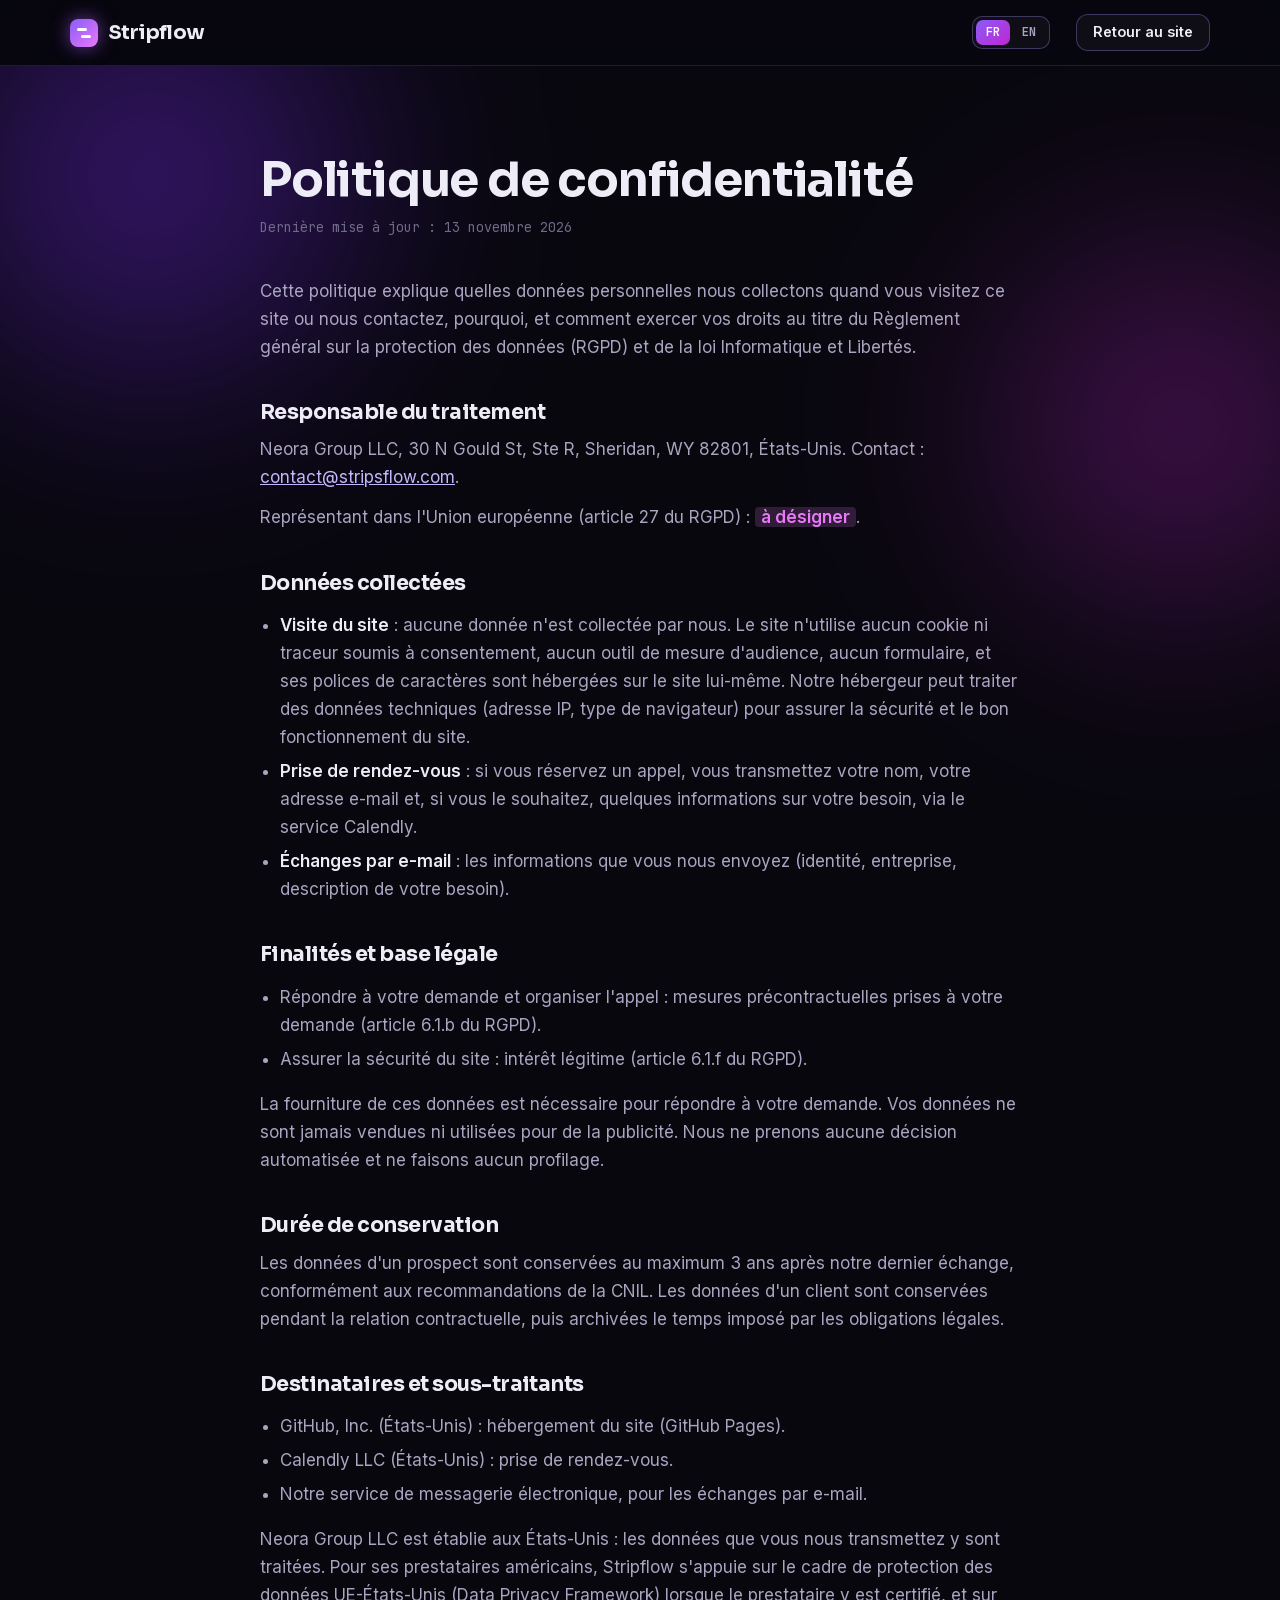
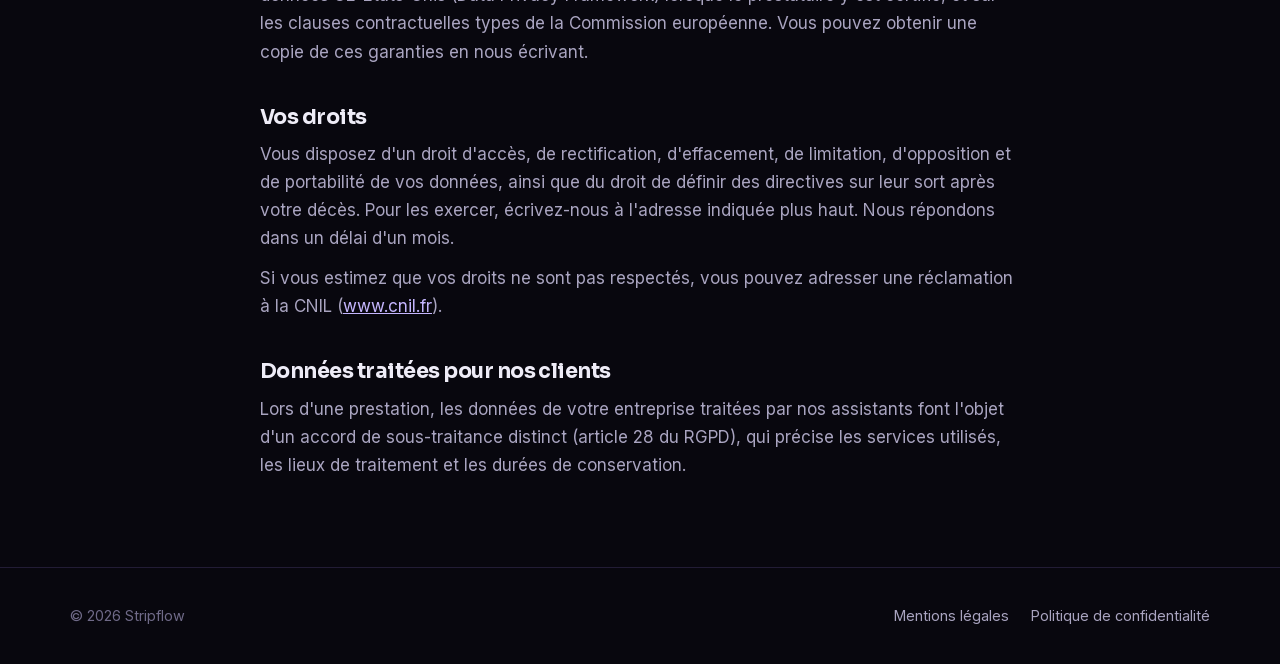
<file: confidentialite.html>
<!doctype html>
<html lang="fr">
<head>
<meta charset="utf-8">
<meta name="viewport" content="width=device-width, initial-scale=1, viewport-fit=cover">
<title>Confidentialité · Stripflow</title>
<meta name="robots" content="noindex">
<link rel="preload" href="fonts/Sora-latin-xMQ9uFFYT72X5wkB_18qmnndmSdSnh2BAfO5mnuyOo1lfiQwV6-xo6eeIw.woff2" as="font" type="font/woff2" crossorigin>
<link rel="stylesheet" href="fonts/fonts.css">
<link rel="stylesheet" href="styles.css">
</head>
<body>

<header class="site-header">
  <div class="wrap">
    <a class="logo" href="index.html"><span class="logo-mark" aria-hidden="true"></span>Stripflow</a>
    <nav class="nav" aria-label="Navigation"><div class="lang-switch" role="group" aria-label="Langue"><a class="l" href="confidentialite.html" aria-current="true" lang="fr">FR</a><a class="l" href="en/privacy.html" hreflang="en" lang="en">EN</a></div>
      <a class="btn btn-ghost" href="index.html">Retour au site</a></nav>
  </div>
</header>

<main class="legal"><div class="bg-glow" aria-hidden="true"></div>
  <div class="wrap">
    <h1>Politique de confidentialité</h1>
    <p class="updated">Dernière mise à jour : 13 novembre 2026</p>

    <p>Cette politique explique quelles données personnelles nous collectons quand vous visitez ce site ou nous contactez, pourquoi, et comment exercer vos droits au titre du Règlement général sur la protection des données (RGPD) et de la loi Informatique et Libertés.</p>

    <h2>Responsable du traitement</h2>
    <p>Neora Group LLC, 30 N Gould St, Ste R, Sheridan, WY 82801, États-Unis. Contact : <a href="mailto:contact@stripsflow.com">contact@stripsflow.com</a>.</p>
    <p>Représentant dans l'Union européenne (article 27 du RGPD) : <span class="todo">à désigner</span>.</p>

    <h2>Données collectées</h2>
    <ul>
      <li><strong>Visite du site</strong> : aucune donnée n'est collectée par nous. Le site n'utilise aucun cookie ni traceur soumis à consentement, aucun outil de mesure d'audience, aucun formulaire, et ses polices de caractères sont hébergées sur le site lui-même. Notre hébergeur peut traiter des données techniques (adresse IP, type de navigateur) pour assurer la sécurité et le bon fonctionnement du site.</li>
      <li><strong>Prise de rendez-vous</strong> : si vous réservez un appel, vous transmettez votre nom, votre adresse e-mail et, si vous le souhaitez, quelques informations sur votre besoin, via le service Calendly.</li>
      <li><strong>Échanges par e-mail</strong> : les informations que vous nous envoyez (identité, entreprise, description de votre besoin).</li>
    </ul>

    <h2>Finalités et base légale</h2>
    <ul>
      <li>Répondre à votre demande et organiser l'appel : mesures précontractuelles prises à votre demande (article 6.1.b du RGPD).</li>
      <li>Assurer la sécurité du site : intérêt légitime (article 6.1.f du RGPD).</li>
    </ul>
    <p>La fourniture de ces données est nécessaire pour répondre à votre demande. Vos données ne sont jamais vendues ni utilisées pour de la publicité. Nous ne prenons aucune décision automatisée et ne faisons aucun profilage.</p>

    <h2>Durée de conservation</h2>
    <p>Les données d'un prospect sont conservées au maximum 3 ans après notre dernier échange, conformément aux recommandations de la CNIL. Les données d'un client sont conservées pendant la relation contractuelle, puis archivées le temps imposé par les obligations légales.</p>

    <h2>Destinataires et sous-traitants</h2>
    <ul>
      <li>GitHub, Inc. (États-Unis) : hébergement du site (GitHub Pages).</li>
      <li>Calendly LLC (États-Unis) : prise de rendez-vous.</li>
      <li>Notre service de messagerie électronique, pour les échanges par e-mail.</li>
    </ul>
    <p>Neora Group LLC est établie aux États-Unis : les données que vous nous transmettez y sont traitées. Pour ses prestataires américains, Stripflow s'appuie sur le cadre de protection des données UE-États-Unis (Data Privacy Framework) lorsque le prestataire y est certifié, et sur les clauses contractuelles types de la Commission européenne. Vous pouvez obtenir une copie de ces garanties en nous écrivant.</p>

    <h2>Vos droits</h2>
    <p>Vous disposez d'un droit d'accès, de rectification, d'effacement, de limitation, d'opposition et de portabilité de vos données, ainsi que du droit de définir des directives sur leur sort après votre décès. Pour les exercer, écrivez-nous à l'adresse indiquée plus haut. Nous répondons dans un délai d'un mois.</p>
    <p>Si vous estimez que vos droits ne sont pas respectés, vous pouvez adresser une réclamation à la CNIL (<a href="https://www.cnil.fr" target="_blank" rel="noopener">www.cnil.fr</a>).</p>

    <h2>Données traitées pour nos clients</h2>
    <p>Lors d'une prestation, les données de votre entreprise traitées par nos assistants font l'objet d'un accord de sous-traitance distinct (article 28 du RGPD), qui précise les services utilisés, les lieux de traitement et les durées de conservation.</p>
  </div>
</main>

<footer class="site-footer">
  <div class="wrap">
    <span>© 2026 Stripflow</span>
    <nav aria-label="Informations légales">
      <a href="mentions-legales.html">Mentions légales</a>
      <a href="confidentialite.html">Politique de confidentialité</a>
    </nav>
  </div>
</footer>

</body>
</html>
</file>
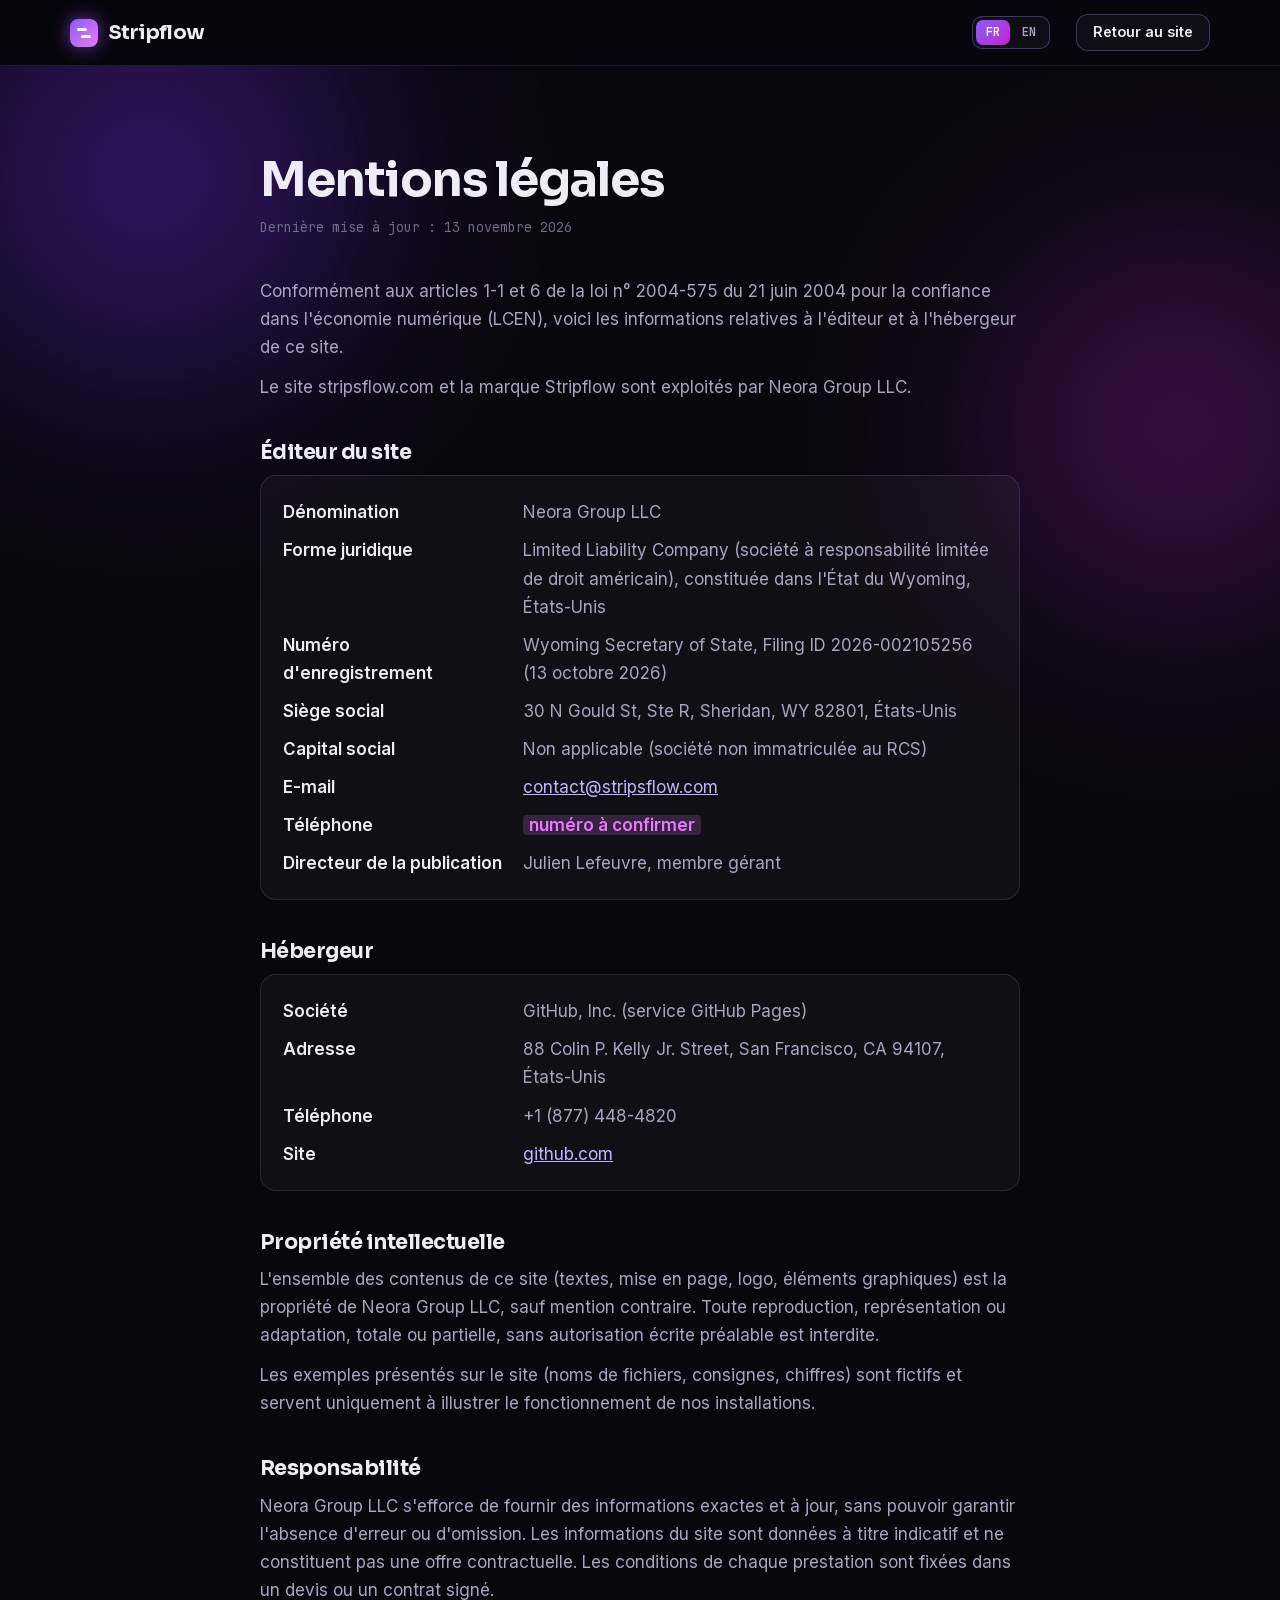
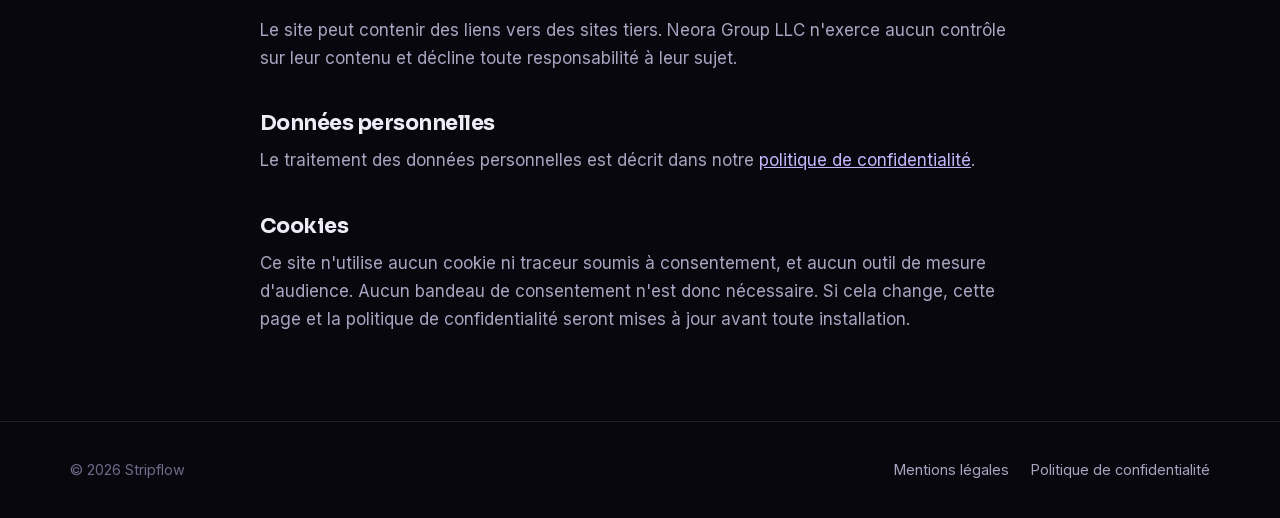
<file: mentions-legales.html>
<!doctype html>
<html lang="fr">
<head>
<meta charset="utf-8">
<meta name="viewport" content="width=device-width, initial-scale=1, viewport-fit=cover">
<title>Mentions légales · Stripflow</title>
<meta name="robots" content="noindex">
<link rel="preload" href="fonts/Sora-latin-xMQ9uFFYT72X5wkB_18qmnndmSdSnh2BAfO5mnuyOo1lfiQwV6-xo6eeIw.woff2" as="font" type="font/woff2" crossorigin>
<link rel="stylesheet" href="fonts/fonts.css">
<link rel="stylesheet" href="styles.css">
</head>
<body>

<header class="site-header">
  <div class="wrap">
    <a class="logo" href="index.html"><span class="logo-mark" aria-hidden="true"></span>Stripflow</a>
    <nav class="nav" aria-label="Navigation"><div class="lang-switch" role="group" aria-label="Langue"><a class="l" href="mentions-legales.html" aria-current="true" lang="fr">FR</a><a class="l" href="en/legal-notice.html" hreflang="en" lang="en">EN</a></div>
      <a class="btn btn-ghost" href="index.html">Retour au site</a></nav>
  </div>
</header>

<main class="legal"><div class="bg-glow" aria-hidden="true"></div>
  <div class="wrap">
    <h1>Mentions légales</h1>
    <p class="updated">Dernière mise à jour : 13 novembre 2026</p>

    <p>Conformément aux articles 1-1 et 6 de la loi n° 2004-575 du 21 juin 2004 pour la confiance dans l'économie numérique (LCEN), voici les informations relatives à l'éditeur et à l'hébergeur de ce site.</p>
    <p>Le site stripsflow.com et la marque Stripflow sont exploités par Neora Group LLC.</p>

    <h2>Éditeur du site</h2>
    <dl>
      <dt>Dénomination</dt><dd>Neora Group LLC</dd>
      <dt>Forme juridique</dt><dd>Limited Liability Company (société à responsabilité limitée de droit américain), constituée dans l'État du Wyoming, États-Unis</dd>
      <dt>Numéro d'enregistrement</dt><dd>Wyoming Secretary of State, Filing ID 2026-002105256 (13 octobre 2026)</dd>
      <dt>Siège social</dt><dd>30 N Gould St, Ste R, Sheridan, WY 82801, États-Unis</dd>
      <dt>Capital social</dt><dd>Non applicable (société non immatriculée au RCS)</dd>
      <dt>E-mail</dt><dd><a href="mailto:contact@stripsflow.com">contact@stripsflow.com</a></dd>
      <dt>Téléphone</dt><dd><span class="todo">numéro à confirmer</span></dd>
      <dt>Directeur de la publication</dt><dd>Julien Lefeuvre, membre gérant</dd>
    </dl>

    <h2>Hébergeur</h2>
    <dl>
      <dt>Société</dt><dd>GitHub, Inc. (service GitHub Pages)</dd>
      <dt>Adresse</dt><dd>88 Colin P. Kelly Jr. Street, San Francisco, CA 94107, États-Unis</dd>
      <dt>Téléphone</dt><dd>+1 (877) 448-4820</dd>
      <dt>Site</dt><dd><a href="https://github.com" target="_blank" rel="noopener">github.com</a></dd>
    </dl>

    <h2>Propriété intellectuelle</h2>
    <p>L'ensemble des contenus de ce site (textes, mise en page, logo, éléments graphiques) est la propriété de Neora Group LLC, sauf mention contraire. Toute reproduction, représentation ou adaptation, totale ou partielle, sans autorisation écrite préalable est interdite.</p>
    <p>Les exemples présentés sur le site (noms de fichiers, consignes, chiffres) sont fictifs et servent uniquement à illustrer le fonctionnement de nos installations.</p>

    <h2>Responsabilité</h2>
    <p>Neora Group LLC s'efforce de fournir des informations exactes et à jour, sans pouvoir garantir l'absence d'erreur ou d'omission. Les informations du site sont données à titre indicatif et ne constituent pas une offre contractuelle. Les conditions de chaque prestation sont fixées dans un devis ou un contrat signé.</p>
    <p>Le site peut contenir des liens vers des sites tiers. Neora Group LLC n'exerce aucun contrôle sur leur contenu et décline toute responsabilité à leur sujet.</p>

    <h2>Données personnelles</h2>
    <p>Le traitement des données personnelles est décrit dans notre <a href="confidentialite.html">politique de confidentialité</a>.</p>

    <h2>Cookies</h2>
    <p>Ce site n'utilise aucun cookie ni traceur soumis à consentement, et aucun outil de mesure d'audience. Aucun bandeau de consentement n'est donc nécessaire. Si cela change, cette page et la politique de confidentialité seront mises à jour avant toute installation.</p>
  </div>
</main>

<footer class="site-footer">
  <div class="wrap">
    <span>© 2026 Stripflow</span>
    <nav aria-label="Informations légales">
      <a href="mentions-legales.html">Mentions légales</a>
      <a href="confidentialite.html">Politique de confidentialité</a>
    </nav>
  </div>
</footer>

</body>
</html>
</file>
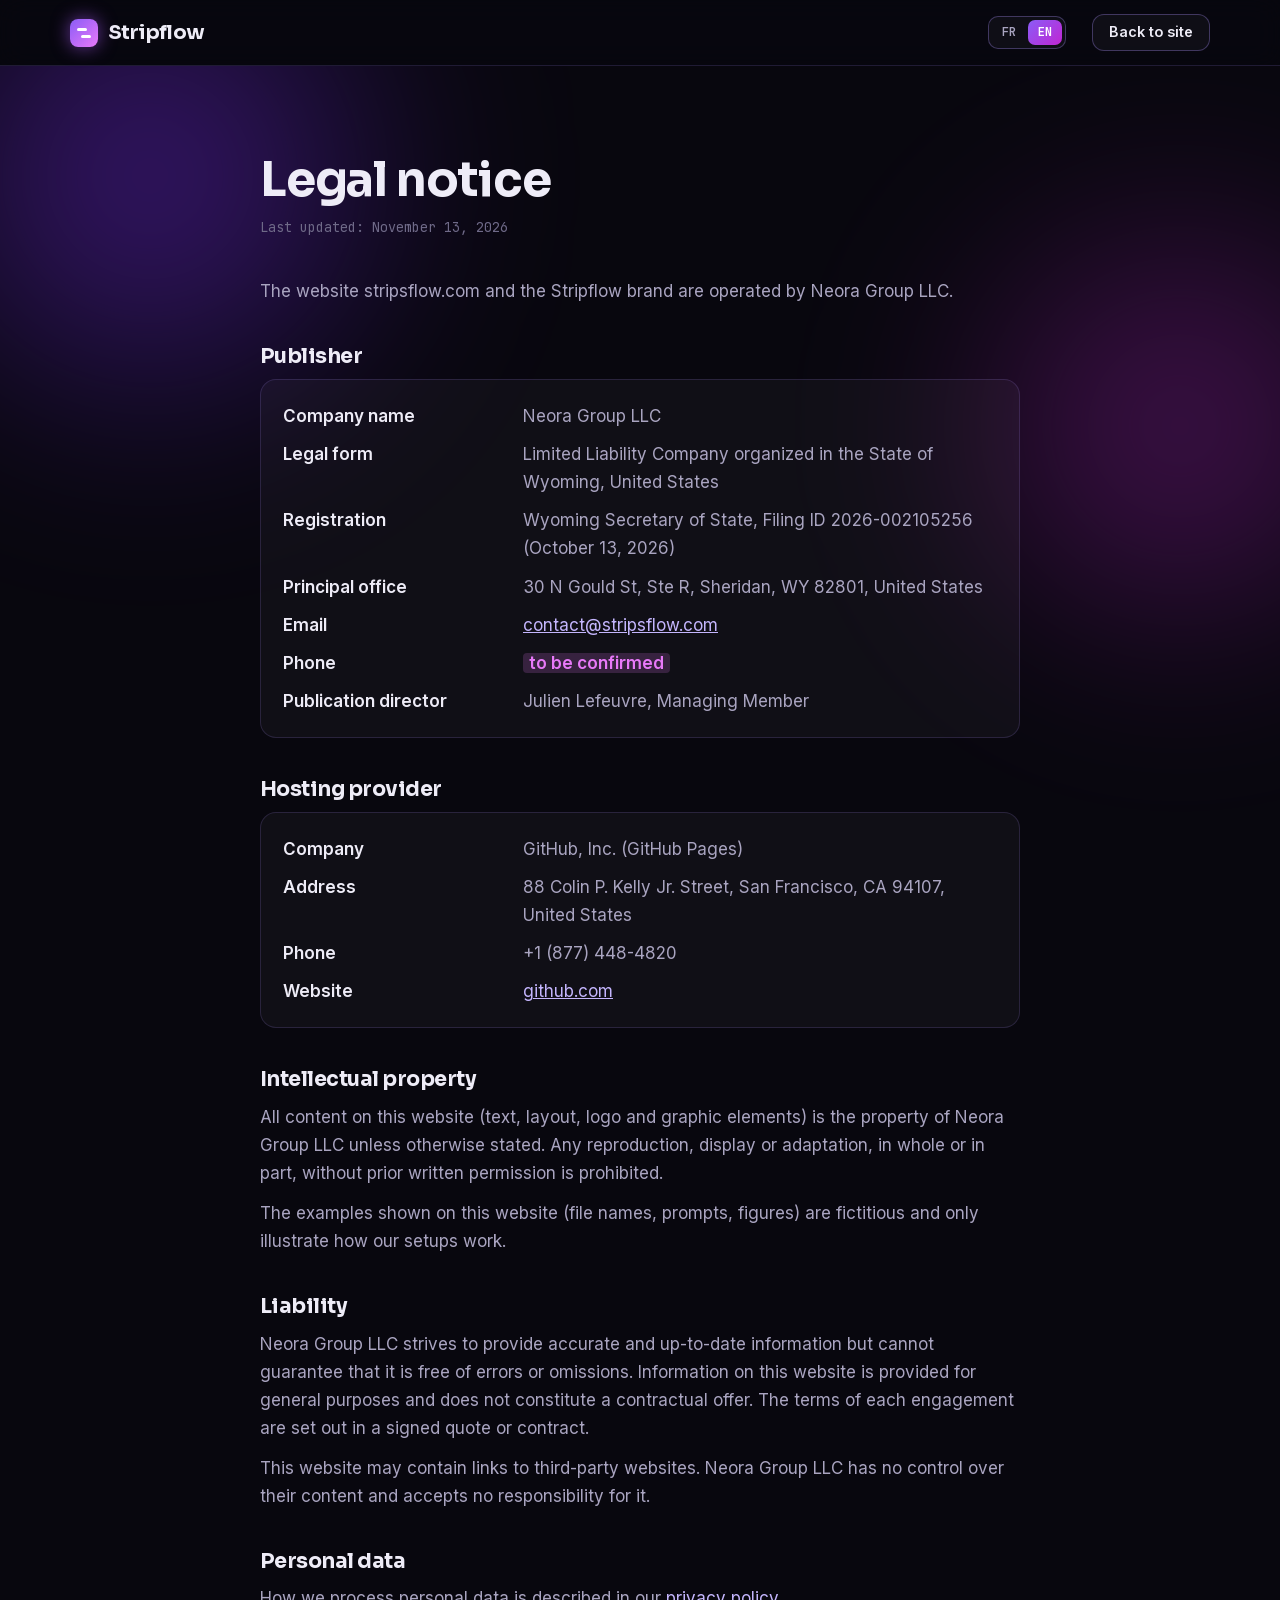
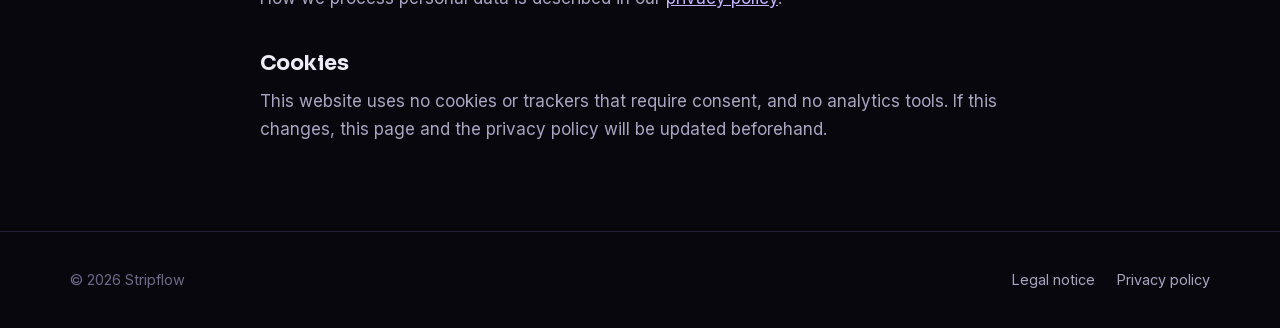
<file: en/legal-notice.html>
<!doctype html>
<html lang="en">
<head>
<meta charset="utf-8">
<meta name="viewport" content="width=device-width, initial-scale=1, viewport-fit=cover">
<title>Legal notice · Stripflow</title>
<meta name="robots" content="noindex">
<meta name="theme-color" content="#08070e">
<link rel="preload" href="../fonts/Sora-latin-xMQ9uFFYT72X5wkB_18qmnndmSdSnh2BAfO5mnuyOo1lfiQwV6-xo6eeIw.woff2" as="font" type="font/woff2" crossorigin>
<link rel="stylesheet" href="../fonts/fonts.css">
<link rel="stylesheet" href="../styles.css">
</head>
<body>

<header class="site-header">
  <div class="wrap">
    <a class="logo" href="./"><span class="logo-mark" aria-hidden="true"></span>Stripflow</a>
    <nav class="nav" aria-label="Navigation"><div class="lang-switch" role="group" aria-label="Language"><a class="l" href="../mentions-legales.html" hreflang="fr" lang="fr">FR</a><a class="l" href="legal-notice.html" aria-current="true" lang="en">EN</a></div>
      <a class="btn btn-ghost" href="./">Back to site</a></nav>
  </div>
</header>

<main class="legal"><div class="bg-glow" aria-hidden="true"></div>
  <div class="wrap">
    <h1>Legal notice</h1>
    <p class="updated">Last updated: November 13, 2026</p>

    <p>The website stripsflow.com and the Stripflow brand are operated by Neora Group LLC.</p>

    <h2>Publisher</h2>
    <dl>
      <dt>Company name</dt><dd>Neora Group LLC</dd>
      <dt>Legal form</dt><dd>Limited Liability Company organized in the State of Wyoming, United States</dd>
      <dt>Registration</dt><dd>Wyoming Secretary of State, Filing ID 2026-002105256 (October 13, 2026)</dd>
      <dt>Principal office</dt><dd>30 N Gould St, Ste R, Sheridan, WY 82801, United States</dd>
      <dt>Email</dt><dd><a href="mailto:contact@stripsflow.com">contact@stripsflow.com</a></dd>
      <dt>Phone</dt><dd><span class="todo">to be confirmed</span></dd>
      <dt>Publication director</dt><dd>Julien Lefeuvre, Managing Member</dd>
    </dl>

    <h2>Hosting provider</h2>
    <dl>
      <dt>Company</dt><dd>GitHub, Inc. (GitHub Pages)</dd>
      <dt>Address</dt><dd>88 Colin P. Kelly Jr. Street, San Francisco, CA 94107, United States</dd>
      <dt>Phone</dt><dd>+1 (877) 448-4820</dd>
      <dt>Website</dt><dd><a href="https://github.com" target="_blank" rel="noopener">github.com</a></dd>
    </dl>

    <h2>Intellectual property</h2>
    <p>All content on this website (text, layout, logo and graphic elements) is the property of Neora Group LLC unless otherwise stated. Any reproduction, display or adaptation, in whole or in part, without prior written permission is prohibited.</p>
    <p>The examples shown on this website (file names, prompts, figures) are fictitious and only illustrate how our setups work.</p>

    <h2>Liability</h2>
    <p>Neora Group LLC strives to provide accurate and up-to-date information but cannot guarantee that it is free of errors or omissions. Information on this website is provided for general purposes and does not constitute a contractual offer. The terms of each engagement are set out in a signed quote or contract.</p>
    <p>This website may contain links to third-party websites. Neora Group LLC has no control over their content and accepts no responsibility for it.</p>

    <h2>Personal data</h2>
    <p>How we process personal data is described in our <a href="privacy.html">privacy policy</a>.</p>

    <h2>Cookies</h2>
    <p>This website uses no cookies or trackers that require consent, and no analytics tools. If this changes, this page and the privacy policy will be updated beforehand.</p>
  </div>
</main>

<footer class="site-footer">
  <div class="wrap">
    <span>© 2026 Stripflow</span>
    <nav aria-label="Legal information">
      <a href="legal-notice.html">Legal notice</a>
      <a href="privacy.html">Privacy policy</a>
    </nav>
  </div>
</footer>

</body>
</html>
</file>
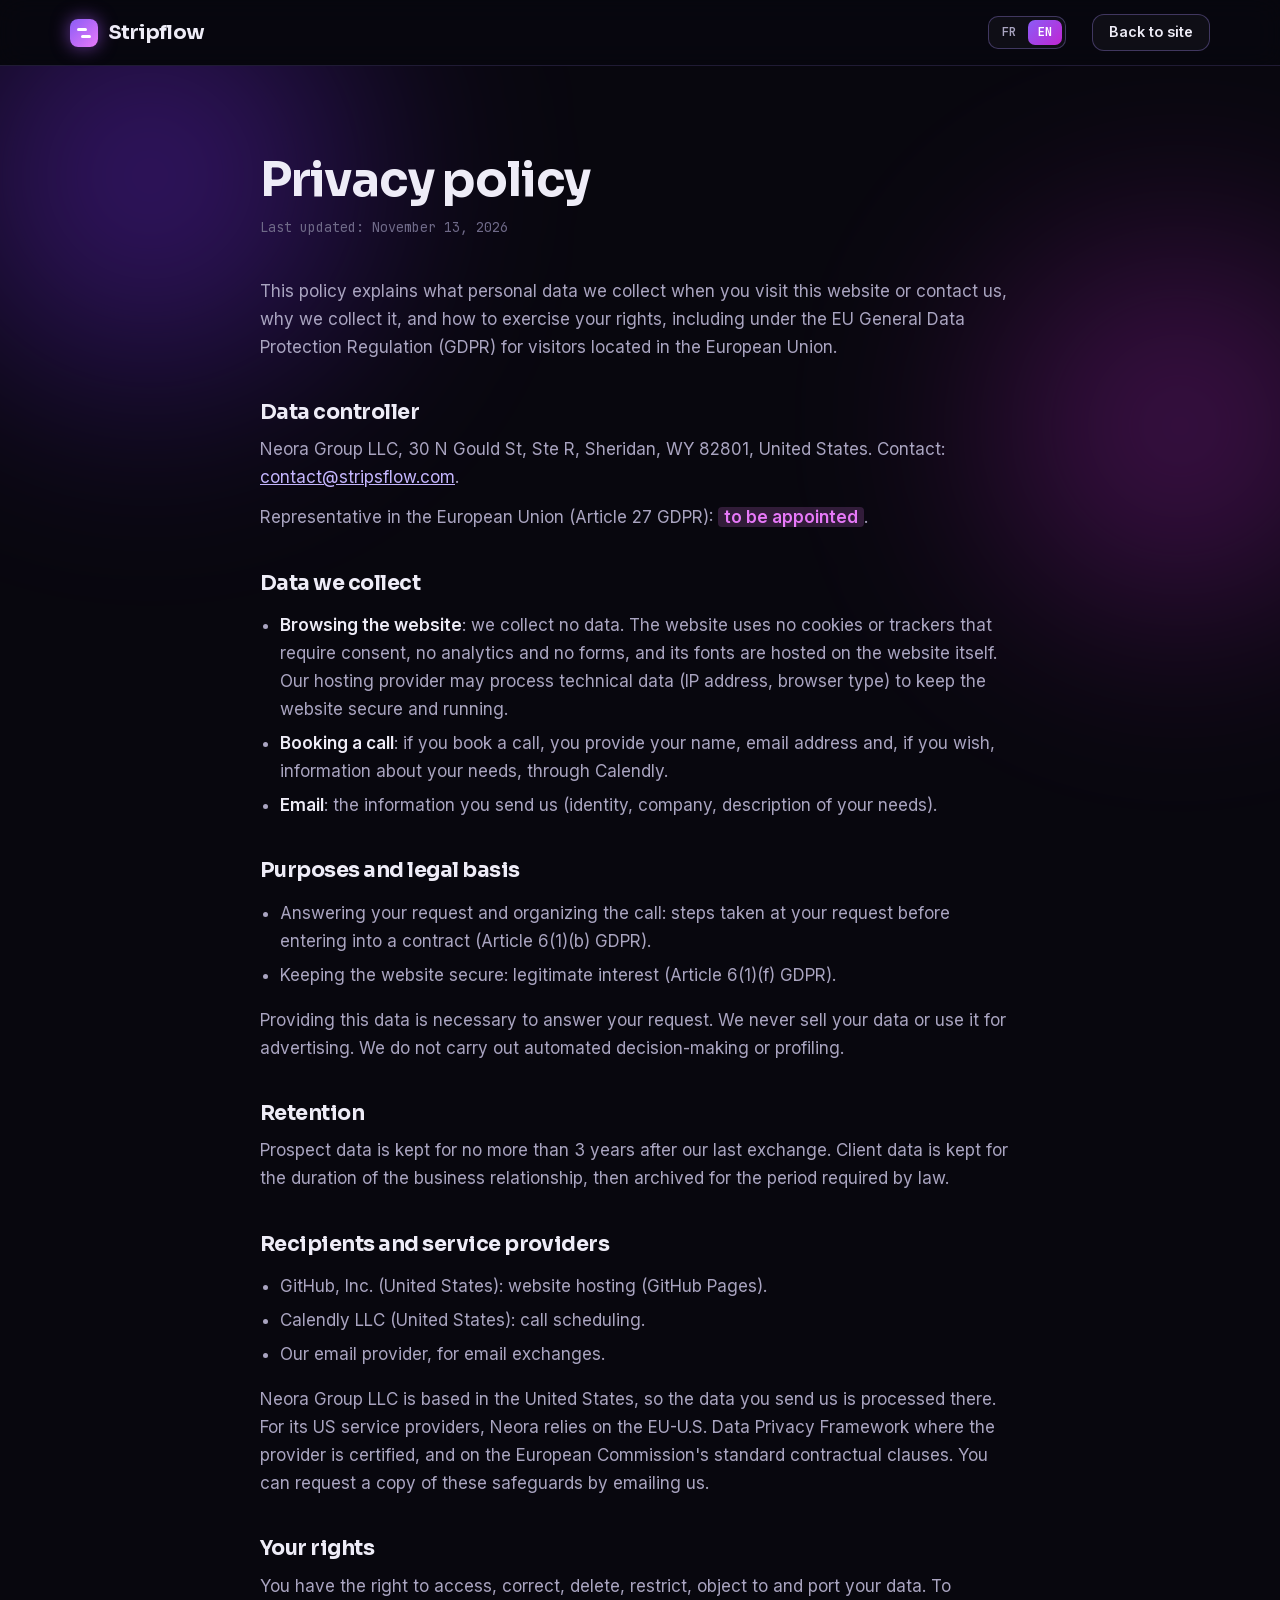
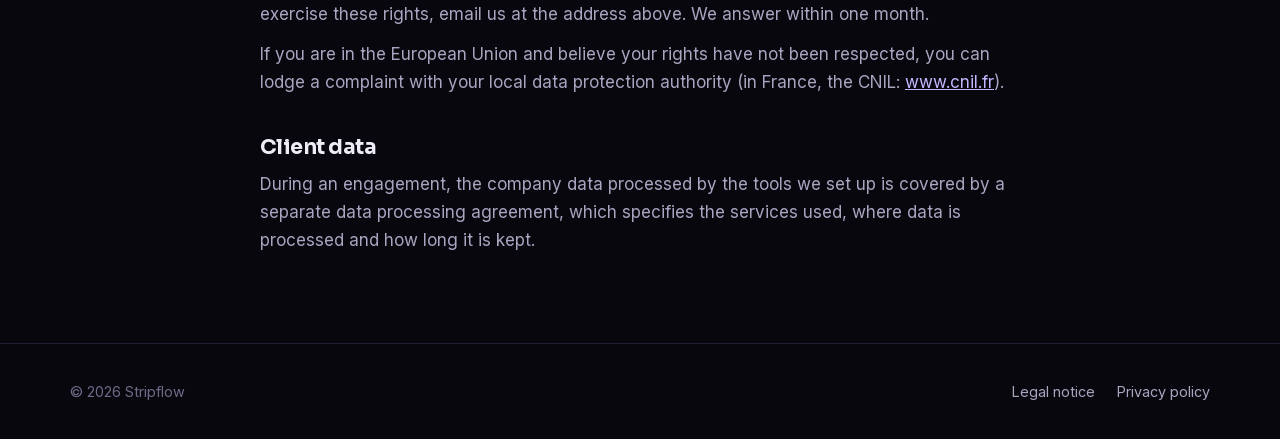
<file: en/privacy.html>
<!doctype html>
<html lang="en">
<head>
<meta charset="utf-8">
<meta name="viewport" content="width=device-width, initial-scale=1, viewport-fit=cover">
<title>Privacy policy · Stripflow</title>
<meta name="robots" content="noindex">
<meta name="theme-color" content="#08070e">
<link rel="preload" href="../fonts/Sora-latin-xMQ9uFFYT72X5wkB_18qmnndmSdSnh2BAfO5mnuyOo1lfiQwV6-xo6eeIw.woff2" as="font" type="font/woff2" crossorigin>
<link rel="stylesheet" href="../fonts/fonts.css">
<link rel="stylesheet" href="../styles.css">
</head>
<body>

<header class="site-header">
  <div class="wrap">
    <a class="logo" href="./"><span class="logo-mark" aria-hidden="true"></span>Stripflow</a>
    <nav class="nav" aria-label="Navigation"><div class="lang-switch" role="group" aria-label="Language"><a class="l" href="../confidentialite.html" hreflang="fr" lang="fr">FR</a><a class="l" href="privacy.html" aria-current="true" lang="en">EN</a></div>
      <a class="btn btn-ghost" href="./">Back to site</a></nav>
  </div>
</header>

<main class="legal"><div class="bg-glow" aria-hidden="true"></div>
  <div class="wrap">
    <h1>Privacy policy</h1>
    <p class="updated">Last updated: November 13, 2026</p>

    <p>This policy explains what personal data we collect when you visit this website or contact us, why we collect it, and how to exercise your rights, including under the EU General Data Protection Regulation (GDPR) for visitors located in the European Union.</p>

    <h2>Data controller</h2>
    <p>Neora Group LLC, 30 N Gould St, Ste R, Sheridan, WY 82801, United States. Contact: <a href="mailto:contact@stripsflow.com">contact@stripsflow.com</a>.</p>
    <p>Representative in the European Union (Article 27 GDPR): <span class="todo">to be appointed</span>.</p>

    <h2>Data we collect</h2>
    <ul>
      <li><strong>Browsing the website</strong>: we collect no data. The website uses no cookies or trackers that require consent, no analytics and no forms, and its fonts are hosted on the website itself. Our hosting provider may process technical data (IP address, browser type) to keep the website secure and running.</li>
      <li><strong>Booking a call</strong>: if you book a call, you provide your name, email address and, if you wish, information about your needs, through Calendly.</li>
      <li><strong>Email</strong>: the information you send us (identity, company, description of your needs).</li>
    </ul>

    <h2>Purposes and legal basis</h2>
    <ul>
      <li>Answering your request and organizing the call: steps taken at your request before entering into a contract (Article 6(1)(b) GDPR).</li>
      <li>Keeping the website secure: legitimate interest (Article 6(1)(f) GDPR).</li>
    </ul>
    <p>Providing this data is necessary to answer your request. We never sell your data or use it for advertising. We do not carry out automated decision-making or profiling.</p>

    <h2>Retention</h2>
    <p>Prospect data is kept for no more than 3 years after our last exchange. Client data is kept for the duration of the business relationship, then archived for the period required by law.</p>

    <h2>Recipients and service providers</h2>
    <ul>
      <li>GitHub, Inc. (United States): website hosting (GitHub Pages).</li>
      <li>Calendly LLC (United States): call scheduling.</li>
      <li>Our email provider, for email exchanges.</li>
    </ul>
    <p>Neora Group LLC is based in the United States, so the data you send us is processed there. For its US service providers, Neora relies on the EU-U.S. Data Privacy Framework where the provider is certified, and on the European Commission's standard contractual clauses. You can request a copy of these safeguards by emailing us.</p>

    <h2>Your rights</h2>
    <p>You have the right to access, correct, delete, restrict, object to and port your data. To exercise these rights, email us at the address above. We answer within one month.</p>
    <p>If you are in the European Union and believe your rights have not been respected, you can lodge a complaint with your local data protection authority (in France, the CNIL: <a href="https://www.cnil.fr" target="_blank" rel="noopener">www.cnil.fr</a>).</p>

    <h2>Client data</h2>
    <p>During an engagement, the company data processed by the tools we set up is covered by a separate data processing agreement, which specifies the services used, where data is processed and how long it is kept.</p>
  </div>
</main>

<footer class="site-footer">
  <div class="wrap">
    <span>© 2026 Stripflow</span>
    <nav aria-label="Legal information">
      <a href="legal-notice.html">Legal notice</a>
      <a href="privacy.html">Privacy policy</a>
    </nav>
  </div>
</footer>

</body>
</html>
</file>
<file: fonts/fonts.css>
@font-face {
  font-family: 'Inter';
  font-style: normal;
  font-weight: 400;
  font-display: swap;
  src: url(Inter-latin-ext-UcC73FwrK3iLTeHuS_nVMrMxCp50SjIa25L7W0Q5n-wU.woff2) format('woff2');
  unicode-range: U+0100-02BA, U+02BD-02C5, U+02C7-02CC, U+02CE-02D7, U+02DD-02FF, U+0304, U+0308, U+0329, U+1D00-1DBF, U+1E00-1E9F, U+1EF2-1EFF, U+2020, U+20A0-20AB, U+20AD-20C4, U+2113, U+2C60-2C7F, U+A720-A7FF;
}
@font-face {
  font-family: 'Inter';
  font-style: normal;
  font-weight: 400;
  font-display: swap;
  src: url(Inter-latin-UcC73FwrK3iLTeHuS_nVMrMxCp50SjIa1ZL7W0Q5nw.woff2) format('woff2');
  unicode-range: U+0000-00FF, U+0131, U+0152-0153, U+02BB-02BC, U+02C6, U+02DA, U+02DC, U+0304, U+0308, U+0329, U+2000-206F, U+20AC, U+2122, U+2191, U+2193, U+2212, U+2215, U+FEFF, U+FFFD;
}
@font-face {
  font-family: 'Inter';
  font-style: normal;
  font-weight: 500;
  font-display: swap;
  src: url(Inter-latin-ext-UcC73FwrK3iLTeHuS_nVMrMxCp50SjIa25L7W0Q5n-wU.woff2) format('woff2');
  unicode-range: U+0100-02BA, U+02BD-02C5, U+02C7-02CC, U+02CE-02D7, U+02DD-02FF, U+0304, U+0308, U+0329, U+1D00-1DBF, U+1E00-1E9F, U+1EF2-1EFF, U+2020, U+20A0-20AB, U+20AD-20C4, U+2113, U+2C60-2C7F, U+A720-A7FF;
}
@font-face {
  font-family: 'Inter';
  font-style: normal;
  font-weight: 500;
  font-display: swap;
  src: url(Inter-latin-UcC73FwrK3iLTeHuS_nVMrMxCp50SjIa1ZL7W0Q5nw.woff2) format('woff2');
  unicode-range: U+0000-00FF, U+0131, U+0152-0153, U+02BB-02BC, U+02C6, U+02DA, U+02DC, U+0304, U+0308, U+0329, U+2000-206F, U+20AC, U+2122, U+2191, U+2193, U+2212, U+2215, U+FEFF, U+FFFD;
}
@font-face {
  font-family: 'Inter';
  font-style: normal;
  font-weight: 600;
  font-display: swap;
  src: url(Inter-latin-ext-UcC73FwrK3iLTeHuS_nVMrMxCp50SjIa25L7W0Q5n-wU.woff2) format('woff2');
  unicode-range: U+0100-02BA, U+02BD-02C5, U+02C7-02CC, U+02CE-02D7, U+02DD-02FF, U+0304, U+0308, U+0329, U+1D00-1DBF, U+1E00-1E9F, U+1EF2-1EFF, U+2020, U+20A0-20AB, U+20AD-20C4, U+2113, U+2C60-2C7F, U+A720-A7FF;
}
@font-face {
  font-family: 'Inter';
  font-style: normal;
  font-weight: 600;
  font-display: swap;
  src: url(Inter-latin-UcC73FwrK3iLTeHuS_nVMrMxCp50SjIa1ZL7W0Q5nw.woff2) format('woff2');
  unicode-range: U+0000-00FF, U+0131, U+0152-0153, U+02BB-02BC, U+02C6, U+02DA, U+02DC, U+0304, U+0308, U+0329, U+2000-206F, U+20AC, U+2122, U+2191, U+2193, U+2212, U+2215, U+FEFF, U+FFFD;
}
@font-face {
  font-family: 'JetBrains Mono';
  font-style: normal;
  font-weight: 400;
  font-display: swap;
  src: url(JetBrainsMono-latin-ext-tDbv2o-flEEny0FZhsfKu5WU4zr3E_BX0PnT8RD8yKwBNntkaToggR7BYRbKPx7cwgknk-6nFg.woff2) format('woff2');
  unicode-range: U+0100-02BA, U+02BD-02C5, U+02C7-02CC, U+02CE-02D7, U+02DD-02FF, U+0304, U+0308, U+0329, U+1D00-1DBF, U+1E00-1E9F, U+1EF2-1EFF, U+2020, U+20A0-20AB, U+20AD-20C4, U+2113, U+2C60-2C7F, U+A720-A7FF;
}
@font-face {
  font-family: 'JetBrains Mono';
  font-style: normal;
  font-weight: 400;
  font-display: swap;
  src: url(JetBrainsMono-latin-tDbv2o-flEEny0FZhsfKu5WU4zr3E_BX0PnT8RD8yKwBNntkaToggR7BYRbKPxDcwgknk-4.woff2) format('woff2');
  unicode-range: U+0000-00FF, U+0131, U+0152-0153, U+02BB-02BC, U+02C6, U+02DA, U+02DC, U+0304, U+0308, U+0329, U+2000-206F, U+20AC, U+2122, U+2191, U+2193, U+2212, U+2215, U+FEFF, U+FFFD;
}
@font-face {
  font-family: 'JetBrains Mono';
  font-style: normal;
  font-weight: 500;
  font-display: swap;
  src: url(JetBrainsMono-latin-ext-tDbv2o-flEEny0FZhsfKu5WU4zr3E_BX0PnT8RD8yKwBNntkaToggR7BYRbKPx7cwgknk-6nFg.woff2) format('woff2');
  unicode-range: U+0100-02BA, U+02BD-02C5, U+02C7-02CC, U+02CE-02D7, U+02DD-02FF, U+0304, U+0308, U+0329, U+1D00-1DBF, U+1E00-1E9F, U+1EF2-1EFF, U+2020, U+20A0-20AB, U+20AD-20C4, U+2113, U+2C60-2C7F, U+A720-A7FF;
}
@font-face {
  font-family: 'JetBrains Mono';
  font-style: normal;
  font-weight: 500;
  font-display: swap;
  src: url(JetBrainsMono-latin-tDbv2o-flEEny0FZhsfKu5WU4zr3E_BX0PnT8RD8yKwBNntkaToggR7BYRbKPxDcwgknk-4.woff2) format('woff2');
  unicode-range: U+0000-00FF, U+0131, U+0152-0153, U+02BB-02BC, U+02C6, U+02DA, U+02DC, U+0304, U+0308, U+0329, U+2000-206F, U+20AC, U+2122, U+2191, U+2193, U+2212, U+2215, U+FEFF, U+FFFD;
}
@font-face {
  font-family: 'JetBrains Mono';
  font-style: normal;
  font-weight: 600;
  font-display: swap;
  src: url(JetBrainsMono-latin-ext-tDbv2o-flEEny0FZhsfKu5WU4zr3E_BX0PnT8RD8yKwBNntkaToggR7BYRbKPx7cwgknk-6nFg.woff2) format('woff2');
  unicode-range: U+0100-02BA, U+02BD-02C5, U+02C7-02CC, U+02CE-02D7, U+02DD-02FF, U+0304, U+0308, U+0329, U+1D00-1DBF, U+1E00-1E9F, U+1EF2-1EFF, U+2020, U+20A0-20AB, U+20AD-20C4, U+2113, U+2C60-2C7F, U+A720-A7FF;
}
@font-face {
  font-family: 'JetBrains Mono';
  font-style: normal;
  font-weight: 600;
  font-display: swap;
  src: url(JetBrainsMono-latin-tDbv2o-flEEny0FZhsfKu5WU4zr3E_BX0PnT8RD8yKwBNntkaToggR7BYRbKPxDcwgknk-4.woff2) format('woff2');
  unicode-range: U+0000-00FF, U+0131, U+0152-0153, U+02BB-02BC, U+02C6, U+02DA, U+02DC, U+0304, U+0308, U+0329, U+2000-206F, U+20AC, U+2122, U+2191, U+2193, U+2212, U+2215, U+FEFF, U+FFFD;
}
@font-face {
  font-family: 'Sora';
  font-style: normal;
  font-weight: 500;
  font-display: swap;
  src: url(Sora-latin-ext-xMQ9uFFYT72X5wkB_18qmnndmSdSnh2BAfO5mnuyOo1lfiQwWa-xo6eeI7fM.woff2) format('woff2');
  unicode-range: U+0100-02BA, U+02BD-02C5, U+02C7-02CC, U+02CE-02D7, U+02DD-02FF, U+0304, U+0308, U+0329, U+1D00-1DBF, U+1E00-1E9F, U+1EF2-1EFF, U+2020, U+20A0-20AB, U+20AD-20C4, U+2113, U+2C60-2C7F, U+A720-A7FF;
}
@font-face {
  font-family: 'Sora';
  font-style: normal;
  font-weight: 500;
  font-display: swap;
  src: url(Sora-latin-xMQ9uFFYT72X5wkB_18qmnndmSdSnh2BAfO5mnuyOo1lfiQwV6-xo6eeIw.woff2) format('woff2');
  unicode-range: U+0000-00FF, U+0131, U+0152-0153, U+02BB-02BC, U+02C6, U+02DA, U+02DC, U+0304, U+0308, U+0329, U+2000-206F, U+20AC, U+2122, U+2191, U+2193, U+2212, U+2215, U+FEFF, U+FFFD;
}
@font-face {
  font-family: 'Sora';
  font-style: normal;
  font-weight: 600;
  font-display: swap;
  src: url(Sora-latin-ext-xMQ9uFFYT72X5wkB_18qmnndmSdSnh2BAfO5mnuyOo1lfiQwWa-xo6eeI7fM.woff2) format('woff2');
  unicode-range: U+0100-02BA, U+02BD-02C5, U+02C7-02CC, U+02CE-02D7, U+02DD-02FF, U+0304, U+0308, U+0329, U+1D00-1DBF, U+1E00-1E9F, U+1EF2-1EFF, U+2020, U+20A0-20AB, U+20AD-20C4, U+2113, U+2C60-2C7F, U+A720-A7FF;
}
@font-face {
  font-family: 'Sora';
  font-style: normal;
  font-weight: 600;
  font-display: swap;
  src: url(Sora-latin-xMQ9uFFYT72X5wkB_18qmnndmSdSnh2BAfO5mnuyOo1lfiQwV6-xo6eeIw.woff2) format('woff2');
  unicode-range: U+0000-00FF, U+0131, U+0152-0153, U+02BB-02BC, U+02C6, U+02DA, U+02DC, U+0304, U+0308, U+0329, U+2000-206F, U+20AC, U+2122, U+2191, U+2193, U+2212, U+2215, U+FEFF, U+FFFD;
}
@font-face {
  font-family: 'Sora';
  font-style: normal;
  font-weight: 700;
  font-display: swap;
  src: url(Sora-latin-ext-xMQ9uFFYT72X5wkB_18qmnndmSdSnh2BAfO5mnuyOo1lfiQwWa-xo6eeI7fM.woff2) format('woff2');
  unicode-range: U+0100-02BA, U+02BD-02C5, U+02C7-02CC, U+02CE-02D7, U+02DD-02FF, U+0304, U+0308, U+0329, U+1D00-1DBF, U+1E00-1E9F, U+1EF2-1EFF, U+2020, U+20A0-20AB, U+20AD-20C4, U+2113, U+2C60-2C7F, U+A720-A7FF;
}
@font-face {
  font-family: 'Sora';
  font-style: normal;
  font-weight: 700;
  font-display: swap;
  src: url(Sora-latin-xMQ9uFFYT72X5wkB_18qmnndmSdSnh2BAfO5mnuyOo1lfiQwV6-xo6eeIw.woff2) format('woff2');
  unicode-range: U+0000-00FF, U+0131, U+0152-0153, U+02BB-02BC, U+02C6, U+02DA, U+02DC, U+0304, U+0308, U+0329, U+2000-206F, U+20AC, U+2122, U+2191, U+2193, U+2212, U+2215, U+FEFF, U+FFFD;
}
</file>
<file: styles.css>
/* Stripflow v2 — base nuit, violet électrique. Concept : la console de votre service marketing interne.
   Halos violets/magenta en fond, panneaux « verre », un terminal vivant en héros. Thème sombre unique, assumé. */
:root {
  --bg: #08070e;
  --bg-2: #0e0c18;
  --panel: rgba(255, 255, 255, .035);
  --panel-2: rgba(255, 255, 255, .06);
  --line: rgba(167, 139, 250, .16);
  --line-2: rgba(167, 139, 250, .32);
  --fg: #eeecf7;
  --fg-2: #a9a4c0;
  --fg-3: #6f6a88;
  --violet: #8b5cf6;
  --violet-2: #c4b5fd;
  --magenta: #e879f9;
  --cyan: #67e8f9;
  --green: #4ade80;
  --grad: linear-gradient(100deg, #a78bfa 0%, #e879f9 55%, #f0abfc 100%);
  --f-display: "Sora", "Avenir Next", "Segoe UI", system-ui, sans-serif;
  --f-body: "Inter", "Helvetica Neue", Arial, system-ui, sans-serif;
  --f-mono: "JetBrains Mono", ui-monospace, "SF Mono", Menlo, monospace;
  --wrap: 1180px;
  color-scheme: dark;
}
*, *::before, *::after { box-sizing: border-box; }
html { scroll-behavior: smooth; -webkit-text-size-adjust: 100%; background: var(--bg); }
@media (prefers-reduced-motion: reduce) { html { scroll-behavior: auto; } *, *::before, *::after { animation: none !important; transition: none !important; } }
body { margin: 0; background: var(--bg); color: var(--fg); font: 400 17px/1.65 var(--f-body); -webkit-font-smoothing: antialiased; overflow-x: hidden; }
a { color: inherit; }
img, svg { max-width: 100%; }
:focus-visible { outline: 2px solid var(--violet-2); outline-offset: 3px; border-radius: 6px; }
.wrap { max-width: var(--wrap); margin: 0 auto; padding-left: max(20px, env(safe-area-inset-left, 0px)); padding-right: max(20px, env(safe-area-inset-right, 0px)); }

h1, h2, h3 { font-family: var(--f-display); margin: 0; letter-spacing: -.025em; line-height: 1.08; text-wrap: balance; font-weight: 700; }
h1 { font-size: clamp(2.5rem, 6vw, 4.6rem); }
h2 { font-size: clamp(1.9rem, 3.8vw, 3rem); }
h3 { font-size: 1.2rem; letter-spacing: -.015em; font-weight: 600; }
p { margin: 0; }
.grad { background: var(--grad); -webkit-background-clip: text; background-clip: text; color: transparent; }
.lead { font-size: clamp(1.06rem, 1.5vw, 1.22rem); color: var(--fg-2); max-width: 62ch; }
.eyebrow { display: inline-flex; align-items: center; gap: 10px; font: 500 .76rem/1.4 var(--f-mono); letter-spacing: .14em; text-transform: uppercase; color: var(--violet-2); }
.eyebrow::before { content: ""; width: 18px; height: 1px; background: var(--violet-2); }

/* Fond : halos + grille */
.bg-glow { position: absolute; inset: 0; overflow: hidden; pointer-events: none; z-index: 0; }
.bg-glow::before, .bg-glow::after { content: ""; position: absolute; border-radius: 50%; filter: blur(90px); opacity: .55; }
.bg-glow::before { width: 620px; height: 620px; left: -160px; top: -200px; background: radial-gradient(circle, #6d28d9 0%, transparent 70%); animation: drift 18s ease-in-out infinite alternate; }
.bg-glow::after { width: 560px; height: 560px; right: -180px; top: 80px; background: radial-gradient(circle, #c026d3 0%, transparent 70%); opacity: .38; animation: drift 22s ease-in-out infinite alternate-reverse; }
@keyframes drift { to { transform: translate(60px, 40px) scale(1.08); } }
.grid-bg { position: absolute; inset: 0; z-index: 0; pointer-events: none;
  background-image: linear-gradient(var(--line) 1px, transparent 1px), linear-gradient(90deg, var(--line) 1px, transparent 1px);
  background-size: 64px 64px; opacity: .35;
  -webkit-mask-image: radial-gradient(ellipse 80% 70% at 50% 30%, #000 30%, transparent 75%); mask-image: radial-gradient(ellipse 80% 70% at 50% 30%, #000 30%, transparent 75%); }

/* Boutons */
.btn { display: inline-flex; align-items: center; justify-content: center; gap: .55em; padding: .95em 1.4em; border-radius: 12px; font: 600 .98rem/1 var(--f-body); text-decoration: none; cursor: pointer; border: 1px solid transparent; transition: transform .15s ease, box-shadow .2s ease, background .2s ease; white-space: nowrap; }
.btn-primary { background: linear-gradient(135deg, #8b5cf6, #c026d3); color: #fff; box-shadow: 0 0 0 1px rgba(255,255,255,.08) inset, 0 10px 30px -10px rgba(168, 85, 247, .7); }
.btn-primary:hover { transform: translateY(-1px); box-shadow: 0 0 0 1px rgba(255,255,255,.14) inset, 0 16px 40px -10px rgba(192, 38, 211, .8); }
.btn-ghost { background: var(--panel); border-color: var(--line-2); color: var(--fg); }
.btn-ghost:hover { background: var(--panel-2); }
.btn .arrow { transition: transform .15s ease; }
.btn:hover .arrow { transform: translateX(3px); }

/* En-tête */
body::before { content: ""; position: fixed; inset: 0 0 auto; height: env(safe-area-inset-top, 0px); z-index: 30; background: var(--bg); }
.site-header { position: sticky; top: env(safe-area-inset-top, 0px); z-index: 20; background: rgba(8, 7, 14, .72); backdrop-filter: blur(14px) saturate(1.4); -webkit-backdrop-filter: blur(14px) saturate(1.4); border-bottom: 1px solid var(--line); }
.site-header .wrap { display: flex; align-items: center; justify-content: space-between; gap: 16px; padding-block: 14px; }
.logo { display: inline-flex; align-items: center; gap: 10px; font: 700 1.25rem/1 var(--f-display); letter-spacing: -.03em; text-decoration: none; }
.logo-mark { width: 28px; height: 28px; border-radius: 8px; background: linear-gradient(135deg, #8b5cf6, #e879f9); position: relative; flex: none; box-shadow: 0 0 18px rgba(168, 85, 247, .6); }
.logo-mark::before, .logo-mark::after { content: ""; position: absolute; left: 7px; right: 7px; height: 3px; border-radius: 2px; background: #fff; }
.logo-mark::before { top: 9px; right: 11px; } .logo-mark::after { bottom: 9px; left: 11px; }
.nav { display: flex; align-items: center; gap: 26px; }
.nav a:not(.btn) { color: var(--fg-2); text-decoration: none; font-size: .94rem; font-weight: 500; }
.nav a:not(.btn):hover { color: var(--fg); }
.nav .btn { padding: .72em 1.1em; font-size: .9rem; }
@media (max-width: 900px) { .nav a:not(.btn) { display: none; } }

/* Héros */
.hero { position: relative; padding-block: clamp(56px, 9vw, 110px) clamp(64px, 9vw, 120px); isolation: isolate; }
.hero .wrap { position: relative; z-index: 1; display: grid; grid-template-columns: 1fr 1.02fr; gap: clamp(36px, 5vw, 64px); align-items: center; }
.hero-copy { display: grid; gap: 26px; min-width: 0; }
.pill { justify-self: start; display: inline-flex; align-items: center; gap: 10px; padding: 7px 14px 7px 8px; border-radius: 999px; background: var(--panel); border: 1px solid var(--line-2); font-size: .85rem; color: var(--fg-2); }
.pill b { font: 600 .72rem/1 var(--f-mono); letter-spacing: .06em; padding: 5px 8px; border-radius: 999px; background: linear-gradient(135deg, #8b5cf6, #c026d3); color: #fff; }
.hero-cta { display: flex; flex-wrap: wrap; gap: 12px; }
.hero-proof { display: flex; flex-wrap: wrap; gap: 8px 22px; color: var(--fg-2); font-size: .9rem; }
.hero-proof span { display: inline-flex; align-items: center; gap: 8px; }
.hero-proof span::before { content: ""; width: 7px; height: 7px; border-radius: 50%; background: var(--green); box-shadow: 0 0 10px var(--green); }
@media (max-width: 960px) { .hero .wrap { grid-template-columns: 1fr; } }

/* Terminal */
.term-wrap { position: relative; min-width: 0; }
.term-wrap::before { content: ""; position: absolute; inset: -2px; border-radius: 20px; background: linear-gradient(140deg, rgba(139,92,246,.7), rgba(232,121,249,.15) 40%, rgba(103,232,249,.25)); z-index: -1; filter: blur(.5px); }
.term { background: linear-gradient(180deg, #13101f, #0c0a15); border-radius: 18px; overflow: hidden; box-shadow: 0 40px 80px -30px rgba(109, 40, 217, .55); }
.term-bar { display: flex; align-items: center; gap: 8px; padding: 12px 16px; border-bottom: 1px solid var(--line); }
.term-bar i { width: 11px; height: 11px; border-radius: 50%; background: #2c2840; }
.term-bar i:nth-child(1) { background: #f87171; } .term-bar i:nth-child(2) { background: #fbbf24; } .term-bar i:nth-child(3) { background: #4ade80; }
.term-bar span { margin-left: 10px; font: 500 .78rem/1 var(--f-mono); color: var(--fg-3); }
.term-bar em { margin-left: auto; font: 500 .68rem/1 var(--f-mono); letter-spacing: .08em; text-transform: uppercase; color: var(--fg-3); font-style: normal; border: 1px solid var(--line); padding: 5px 7px; border-radius: 6px; }
.term-body { padding: 18px 18px 20px; font: 400 .84rem/1.7 var(--f-mono); color: #d8d3ee; display: grid; gap: 6px; min-height: 340px; }
.term-body .l { opacity: 1; animation: appear .4s ease both; overflow-wrap: anywhere; }
.term-body .p { color: var(--violet-2); }
.term-body .p::before { content: "› "; color: var(--magenta); }
.term-body .t { color: var(--fg-3); }
.term-body .t::before { content: "● "; color: var(--cyan); }
.term-body .ok { color: var(--green); }
.term-body .ok::before { content: "✓ "; }
.term-body .cmd { color: var(--fg-2); }
.term-body .cmd b { color: var(--fg); font-weight: 500; }
.term-body .l:nth-child(2) { animation-delay: .5s; } .term-body .l:nth-child(3) { animation-delay: 1s; } .term-body .l:nth-child(4) { animation-delay: 1.4s; }
.term-body .l:nth-child(5) { animation-delay: 1.9s; } .term-body .l:nth-child(6) { animation-delay: 2.5s; } .term-body .l:nth-child(7) { animation-delay: 3s; } .term-body .l:nth-child(8) { animation-delay: 3.5s; }
@keyframes appear { from { transform: translateY(4px); filter: blur(2px); } to { transform: none; filter: none; } }
.caret { display: inline-block; width: 8px; height: 1.05em; background: var(--violet-2); vertical-align: -2px; animation: blink 1s steps(1) infinite; }
@keyframes blink { 50% { opacity: 0; } }
.float-card { position: absolute; right: -14px; bottom: -26px; display: grid; gap: 6px; padding: 14px 16px; border-radius: 14px; background: rgba(20, 16, 34, .92); border: 1px solid var(--line-2); backdrop-filter: blur(10px); box-shadow: 0 20px 40px -18px rgba(0,0,0,.8); font-size: .85rem; max-width: 250px; }
.float-card b { font: 600 .74rem/1 var(--f-mono); letter-spacing: .06em; text-transform: uppercase; color: var(--magenta); }
.float-card span { color: var(--fg-2); }
@media (max-width: 560px) { .float-card { position: static; margin-top: 14px; max-width: none; } }

/* Bandeau outils */
.tools { border-block: 1px solid var(--line); background: var(--bg-2); }
.tools .wrap { display: flex; flex-wrap: wrap; align-items: center; gap: 14px 28px; padding-block: 22px; }
.tools p { font: 500 .76rem/1.4 var(--f-mono); letter-spacing: .12em; text-transform: uppercase; color: var(--fg-3); }
.tools ul { list-style: none; margin: 0; padding: 0; display: flex; flex-wrap: wrap; gap: 10px; }
.tools li { font-size: .88rem; color: var(--fg-2); padding: 6px 12px; border-radius: 999px; border: 1px solid var(--line); background: var(--panel); }

/* Sections */
section { scroll-margin-top: 80px; }
.section { position: relative; padding-block: clamp(72px, 10vw, 128px); }
.section-head { display: grid; gap: 16px; margin-bottom: clamp(36px, 5vw, 60px); max-width: 780px; }
.section-head.center { margin-inline: auto; text-align: center; justify-items: center; }

/* Cartes services */
.cards { display: grid; grid-template-columns: repeat(3, minmax(0, 1fr)); gap: 18px; }
.card { position: relative; display: grid; gap: 12px; align-content: start; padding: 26px; border-radius: 18px; background: var(--panel); border: 1px solid var(--line); overflow: hidden; min-width: 0; transition: border-color .2s ease, transform .2s ease; }
.card:hover { border-color: var(--line-2); transform: translateY(-2px); }
.card::after { content: ""; position: absolute; width: 180px; height: 180px; right: -60px; top: -60px; border-radius: 50%; background: radial-gradient(circle, rgba(139,92,246,.22), transparent 70%); pointer-events: none; }
.ic { width: 44px; height: 44px; border-radius: 12px; display: grid; place-items: center; background: linear-gradient(135deg, rgba(139,92,246,.25), rgba(232,121,249,.12)); border: 1px solid var(--line-2); }
.ic svg { width: 22px; height: 22px; stroke: var(--violet-2); fill: none; stroke-width: 1.7; stroke-linecap: round; stroke-linejoin: round; }
.card p { color: var(--fg-2); font-size: .96rem; }
.card code { display: block; font: 400 .76rem/1.55 var(--f-mono); color: var(--fg-3); padding: 10px 12px; border-radius: 10px; background: rgba(0,0,0,.35); border: 1px solid var(--line); overflow-wrap: anywhere; }
.card code::before { content: "› "; color: var(--magenta); }
@media (max-width: 960px) { .cards { grid-template-columns: repeat(2, minmax(0, 1fr)); } }
@media (max-width: 600px) { .cards { grid-template-columns: 1fr; } }

/* Comparatif */
.compare { display: grid; grid-template-columns: 1fr 1fr; gap: 18px; }
.col { padding: clamp(24px, 3.5vw, 36px); border-radius: 20px; border: 1px solid var(--line); background: var(--panel); display: grid; gap: 18px; align-content: start; min-width: 0; }
.col.us { background: linear-gradient(160deg, rgba(139,92,246,.18), rgba(192,38,211,.08) 60%, rgba(255,255,255,.02)); border-color: var(--line-2); box-shadow: 0 30px 60px -30px rgba(139,92,246,.45); }
.col h3 { font-size: 1.3rem; display: flex; align-items: center; gap: 10px; }
.col .tag { font: 500 .7rem/1 var(--f-mono); letter-spacing: .08em; text-transform: uppercase; padding: 5px 8px; border-radius: 6px; border: 1px solid var(--line); color: var(--fg-3); }
.col.us .tag { color: #fff; border-color: transparent; background: linear-gradient(135deg, #8b5cf6, #c026d3); }
.col ul { list-style: none; margin: 0; padding: 0; display: grid; gap: 14px; }
.col li { display: grid; grid-template-columns: 22px 1fr; gap: 10px; color: var(--fg-2); }
.col li::before { content: "✕"; font-family: var(--f-mono); color: #f87171; text-align: center; }
.col.us li { color: var(--fg); }
.col.us li::before { content: "✓"; color: var(--green); }
@media (max-width: 800px) { .compare { grid-template-columns: 1fr; } }

/* Ce qu'on installe */
.stack { display: grid; grid-template-columns: repeat(2, minmax(0, 1fr)); gap: 18px; }
.stack-item { display: grid; gap: 14px; padding: 30px; border-radius: 20px; background: var(--panel); border: 1px solid var(--line); min-width: 0; align-content: start; }
.stack-item .who { font: 500 .74rem/1 var(--f-mono); letter-spacing: .1em; text-transform: uppercase; color: var(--fg-3); }
.stack-item h3 { font-size: 1.6rem; }
.stack-item p { color: var(--fg-2); }
.stack-item.wide { grid-column: 1 / -1; display: grid; grid-template-columns: repeat(3, minmax(0, 1fr)); gap: 24px; background: transparent; border-style: dashed; }
.stack-item.wide > div { display: grid; gap: 8px; align-content: start; min-width: 0; }
.stack-item.wide h3 { font-size: 1.1rem; }
@media (max-width: 800px) { .stack { grid-template-columns: 1fr; } .stack-item.wide { grid-template-columns: 1fr; } }

/* Méthode */
.timeline { list-style: none; margin: 0; padding: 0; display: grid; grid-template-columns: repeat(4, minmax(0, 1fr)); gap: 18px; counter-reset: s; position: relative; }
.timeline::before { content: ""; position: absolute; left: 0; right: 0; top: 21px; height: 1px; background: linear-gradient(90deg, var(--violet), var(--magenta), transparent); }
.timeline li { counter-increment: s; position: relative; display: grid; gap: 10px; align-content: start; padding-top: 58px; min-width: 0; }
.timeline li::before { content: counter(s); position: absolute; top: 0; left: 0; width: 44px; height: 44px; border-radius: 12px; display: grid; place-items: center; font: 600 1rem/1 var(--f-mono); color: #fff; background: linear-gradient(135deg, #8b5cf6, #c026d3); box-shadow: 0 0 24px rgba(168, 85, 247, .55); }
.timeline .dur { font: 500 .76rem/1 var(--f-mono); color: var(--cyan); }
.timeline p { color: var(--fg-2); font-size: .96rem; }
@media (max-width: 900px) { .timeline { grid-template-columns: 1fr 1fr; row-gap: 36px; } .timeline::before { display: none; } }
@media (max-width: 520px) { .timeline { grid-template-columns: 1fr; } }

/* Engagements */
.promises { display: grid; grid-template-columns: repeat(4, minmax(0, 1fr)); gap: 18px; }
.promise { padding: 24px; border-radius: 18px; border: 1px solid var(--line); background: var(--panel); display: grid; gap: 10px; align-content: start; min-width: 0; }
.promise p { color: var(--fg-2); font-size: .95rem; }
@media (max-width: 960px) { .promises { grid-template-columns: 1fr 1fr; } }
@media (max-width: 560px) { .promises { grid-template-columns: 1fr; } }

/* FAQ */
.faq { max-width: 840px; margin-inline: auto; display: grid; gap: 12px; }
.faq details { border: 1px solid var(--line); border-radius: 14px; background: var(--panel); padding-inline: 22px; }
.faq details[open] { border-color: var(--line-2); }
.faq summary { cursor: pointer; list-style: none; display: flex; justify-content: space-between; align-items: center; gap: 16px; padding-block: 20px; font: 600 1.05rem/1.4 var(--f-body); }
.faq summary::-webkit-details-marker { display: none; }
.faq summary::after { content: "+"; font: 400 1.5rem/1 var(--f-mono); color: var(--violet-2); transition: transform .2s ease; flex: none; }
.faq details[open] summary::after { transform: rotate(45deg); }
.faq details p { padding-bottom: 20px; color: var(--fg-2); }

/* CTA final */
.final { position: relative; padding-block: clamp(72px, 10vw, 120px); isolation: isolate; }
.final-box { position: relative; overflow: hidden; border-radius: 28px; padding: clamp(36px, 7vw, 80px); text-align: center; display: grid; gap: 22px; justify-items: center; background: radial-gradient(ellipse at 50% 0%, rgba(139,92,246,.45), transparent 60%), radial-gradient(ellipse at 80% 100%, rgba(192,38,211,.35), transparent 55%), #0f0c1c; border: 1px solid var(--line-2); }
.final-box .grid-bg { opacity: .25; }
.final-box > *:not(.grid-bg) { position: relative; z-index: 1; }
.final-box p { color: var(--fg-2); max-width: 56ch; }
.final-box .alt { font-size: .92rem; }
.final-box .alt a { color: var(--violet-2); }

/* Pied de page */
.site-footer { border-top: 1px solid var(--line); padding-block: 36px; color: var(--fg-3); font-size: .9rem; }
.site-footer .wrap { display: flex; flex-wrap: wrap; justify-content: space-between; align-items: center; gap: 18px; }
.site-footer nav { display: flex; flex-wrap: wrap; gap: 22px; }
.site-footer a { text-decoration: none; color: var(--fg-2); }
.site-footer a:hover { color: var(--fg); }

/* Pages légales */
.legal { position: relative; padding-block: clamp(48px, 7vw, 88px); }
.legal .wrap { max-width: 800px; position: relative; z-index: 1; }
.legal h1 { font-size: clamp(2rem, 4.4vw, 3rem); margin-bottom: 12px; }
.legal .updated { font: 400 .84rem/1.4 var(--f-mono); color: var(--fg-3); margin-bottom: 40px; }
.legal h2 { font-size: 1.3rem; margin: 40px 0 12px; }
.legal p, .legal li { color: var(--fg-2); }
.legal p + p { margin-top: 12px; }
.legal ul { padding-left: 1.2em; display: grid; gap: 6px; }
.legal strong { color: var(--fg); }
.legal a { color: var(--violet-2); }
.legal dl { display: grid; grid-template-columns: 220px 1fr; gap: 10px 20px; margin: 0; padding: 22px; border-radius: 16px; background: var(--panel); border: 1px solid var(--line); }
.legal dt { font-weight: 600; color: var(--fg); }
.legal dd { margin: 0; color: var(--fg-2); min-width: 0; overflow-wrap: anywhere; }
@media (max-width: 620px) { .legal dl { grid-template-columns: 1fr; gap: 2px; } .legal dd { margin-bottom: 12px; } }
.todo { background: rgba(232, 121, 249, .18); color: var(--magenta); padding: 0 .35em; border-radius: 4px; font-weight: 600; }
.site-header .nav .btn-back { padding: .7em 1.1em; }

/* Sélecteur de langue */
.lang-switch { display: inline-flex; align-items: center; padding: 3px; border-radius: 10px; border: 1px solid var(--line-2); background: var(--panel); gap: 2px; }
.nav .lang-switch a.l { display: inline-flex; align-items: center; justify-content: center; min-width: 34px; padding: 6px 8px; border-radius: 7px; font: 600 .76rem/1 var(--f-mono); letter-spacing: .06em; color: var(--fg-2); text-decoration: none; }
.nav .lang-switch a.l:hover { color: var(--fg); background: var(--panel-2); }
.nav .lang-switch a.l[aria-current="true"] { color: #fff; background: linear-gradient(135deg, #8b5cf6, #c026d3); }
@media (max-width: 900px) { .nav .lang-switch a.l { display: inline-flex; } .nav { gap: 10px; } }
@media (max-width: 420px) { .nav .btn { padding: .7em .8em; font-size: .82rem; } }
.term { margin: 0; }
h1 .grad { white-space: nowrap; }
.stack-item.wide { grid-template-columns: repeat(4, minmax(0, 1fr)); }
@media (max-width: 1000px) { .stack-item.wide { grid-template-columns: repeat(2, minmax(0, 1fr)); } }
@media (max-width: 600px) { .stack-item.wide { grid-template-columns: 1fr; } }
.nav a:not(.btn) { white-space: nowrap; }
@media (max-width: 1080px) { .nav a:not(.btn):not(.l) { display: none; } }
</file>
